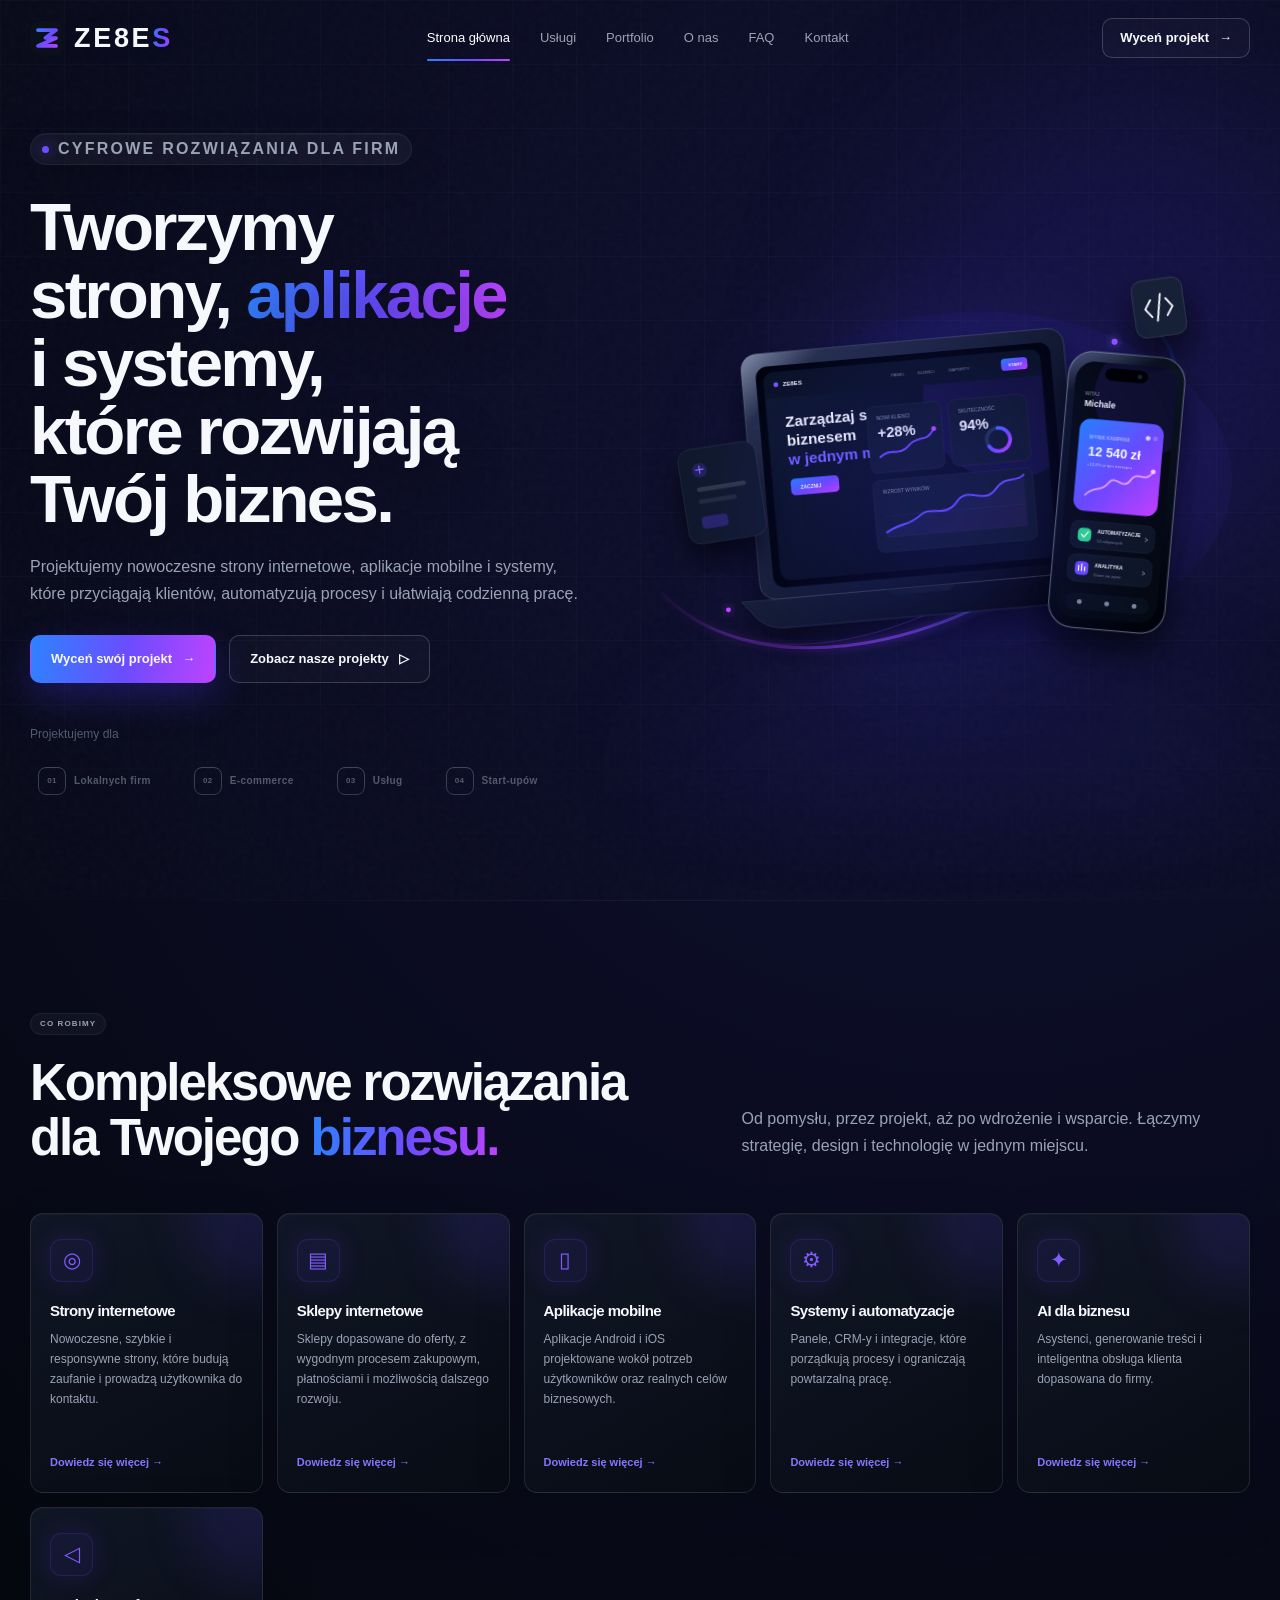
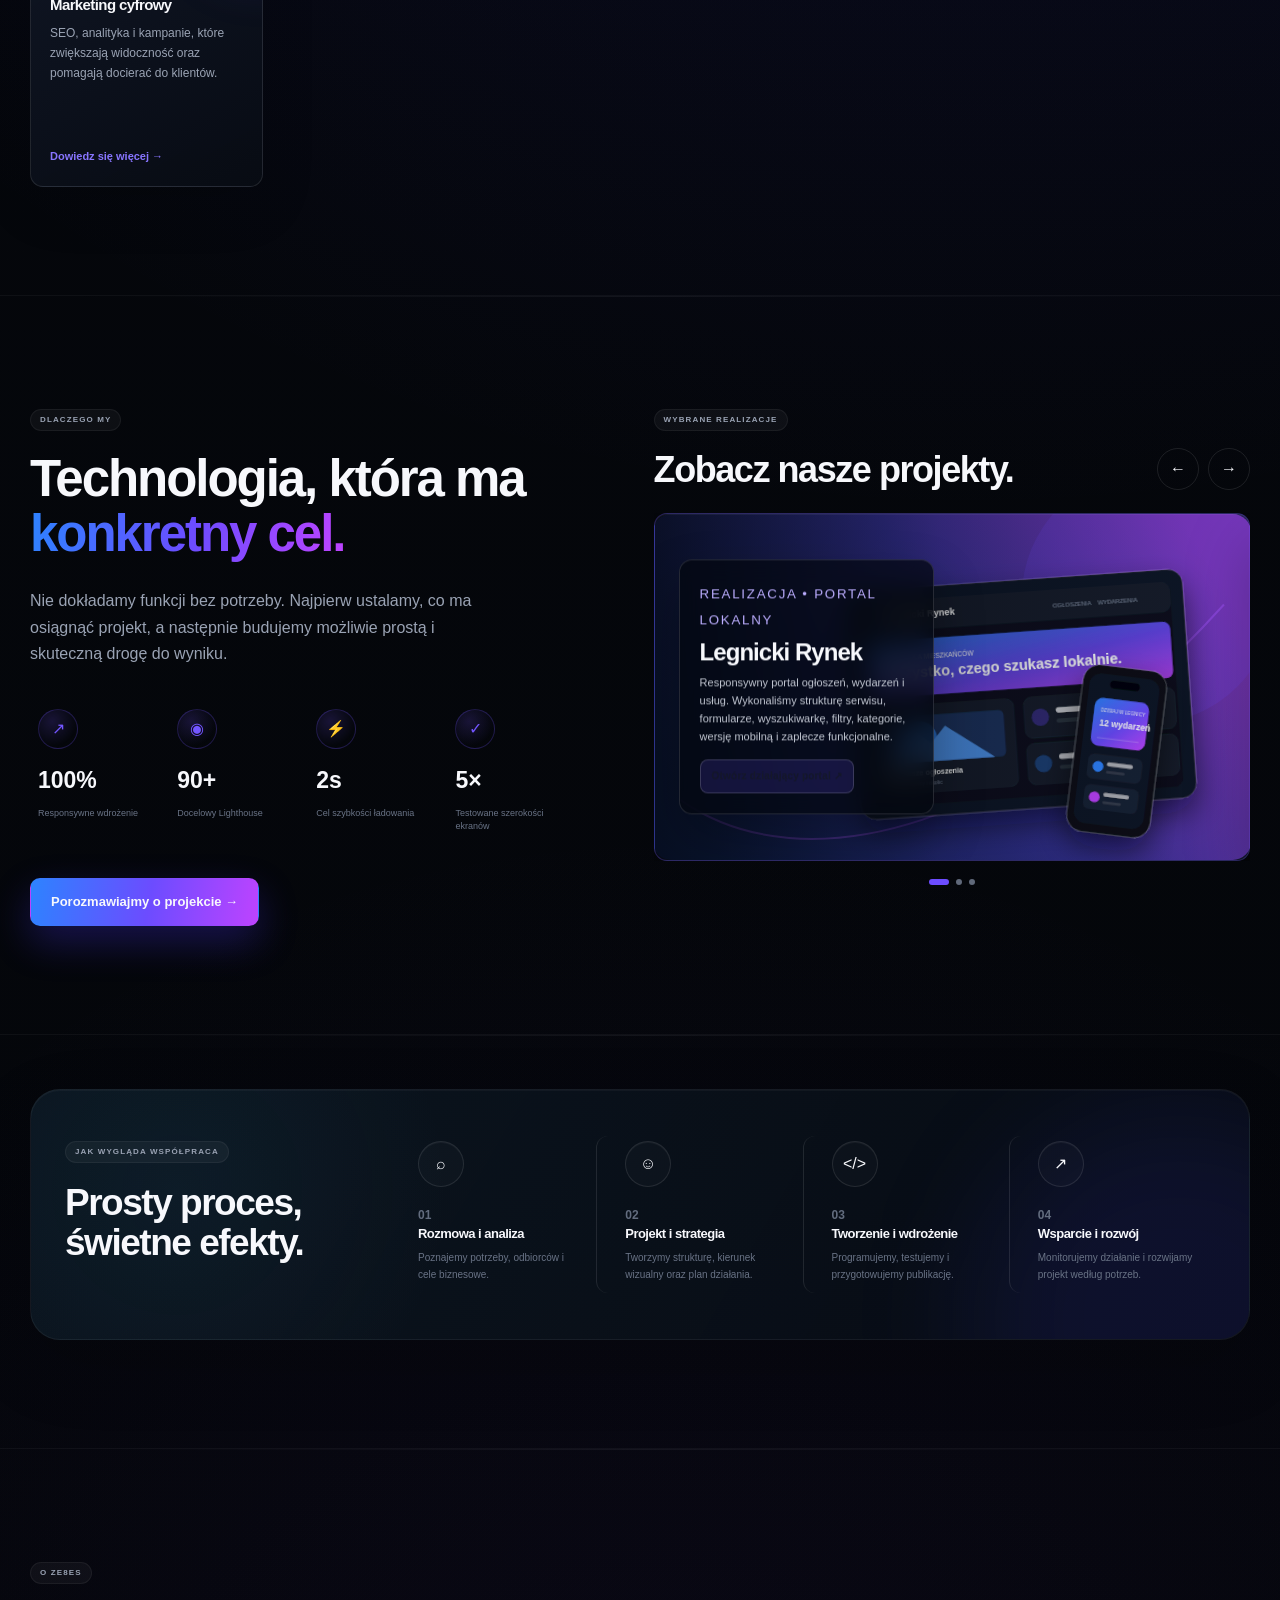
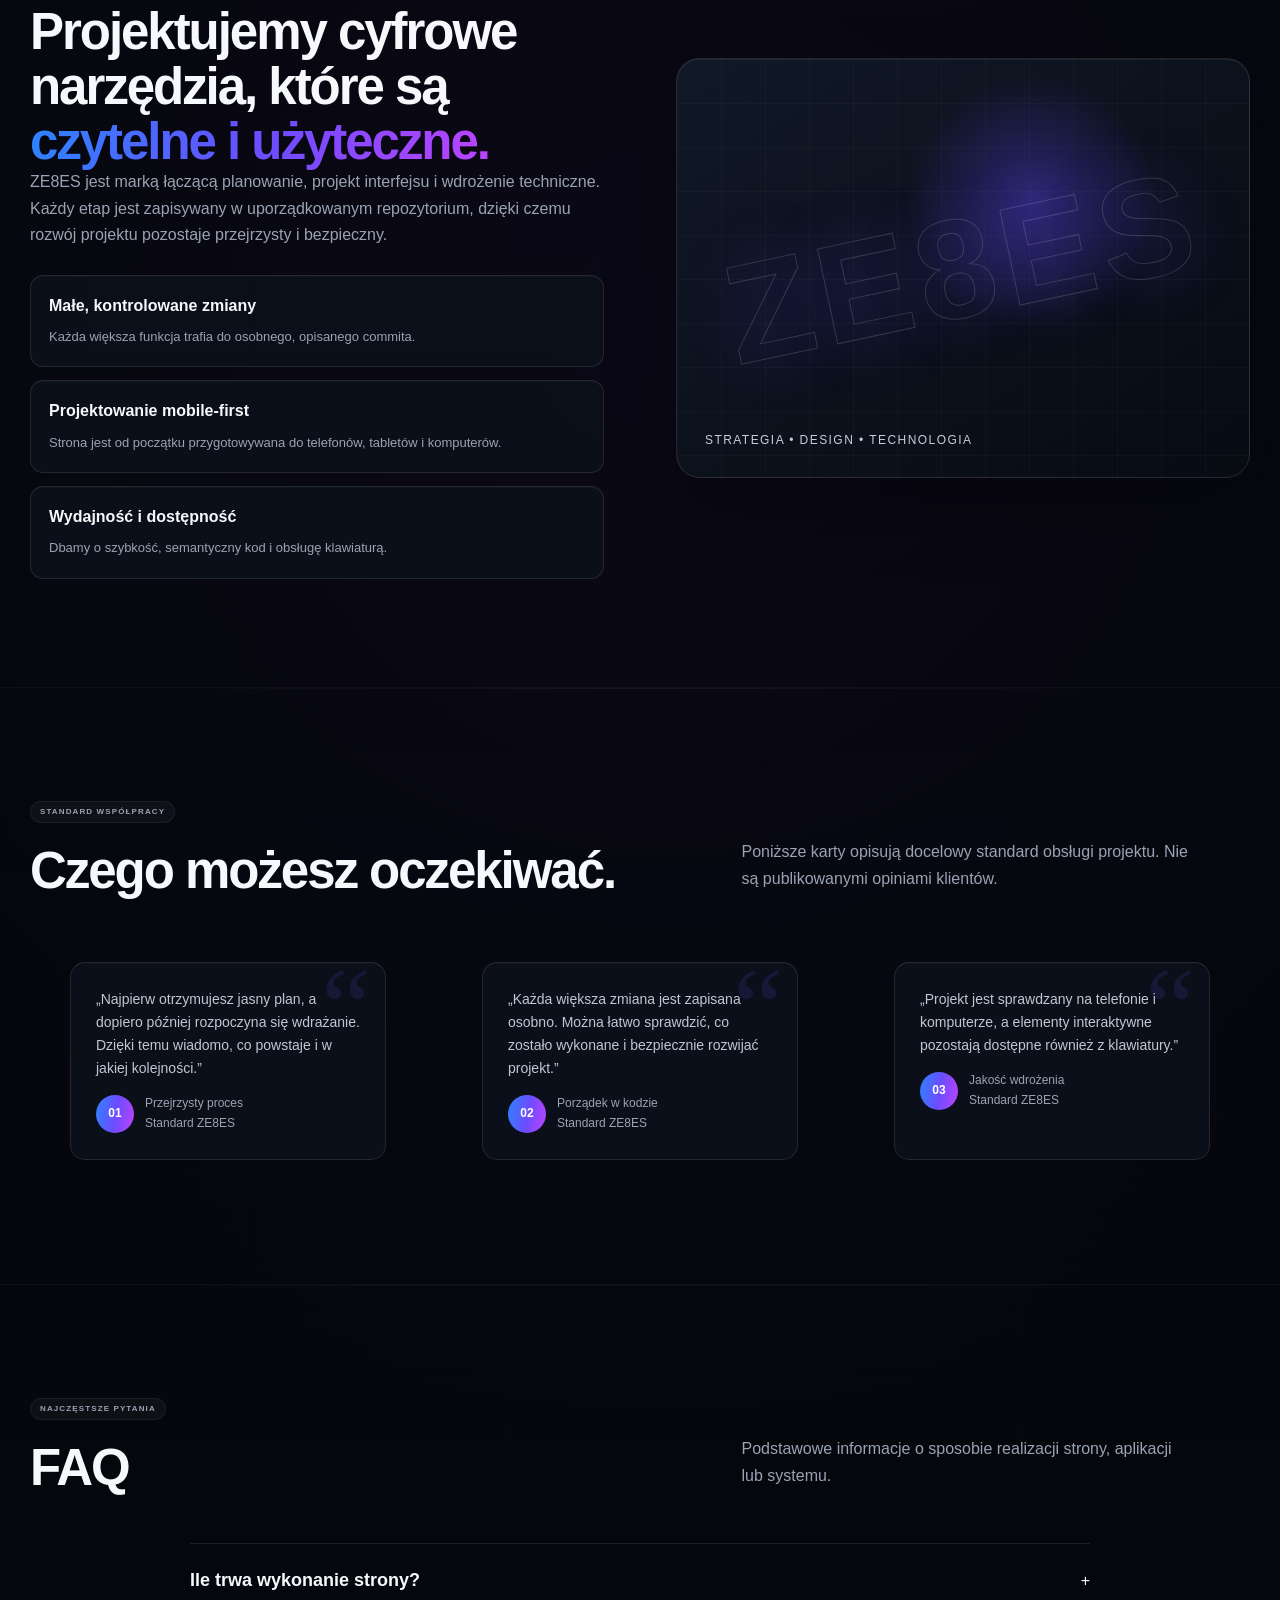
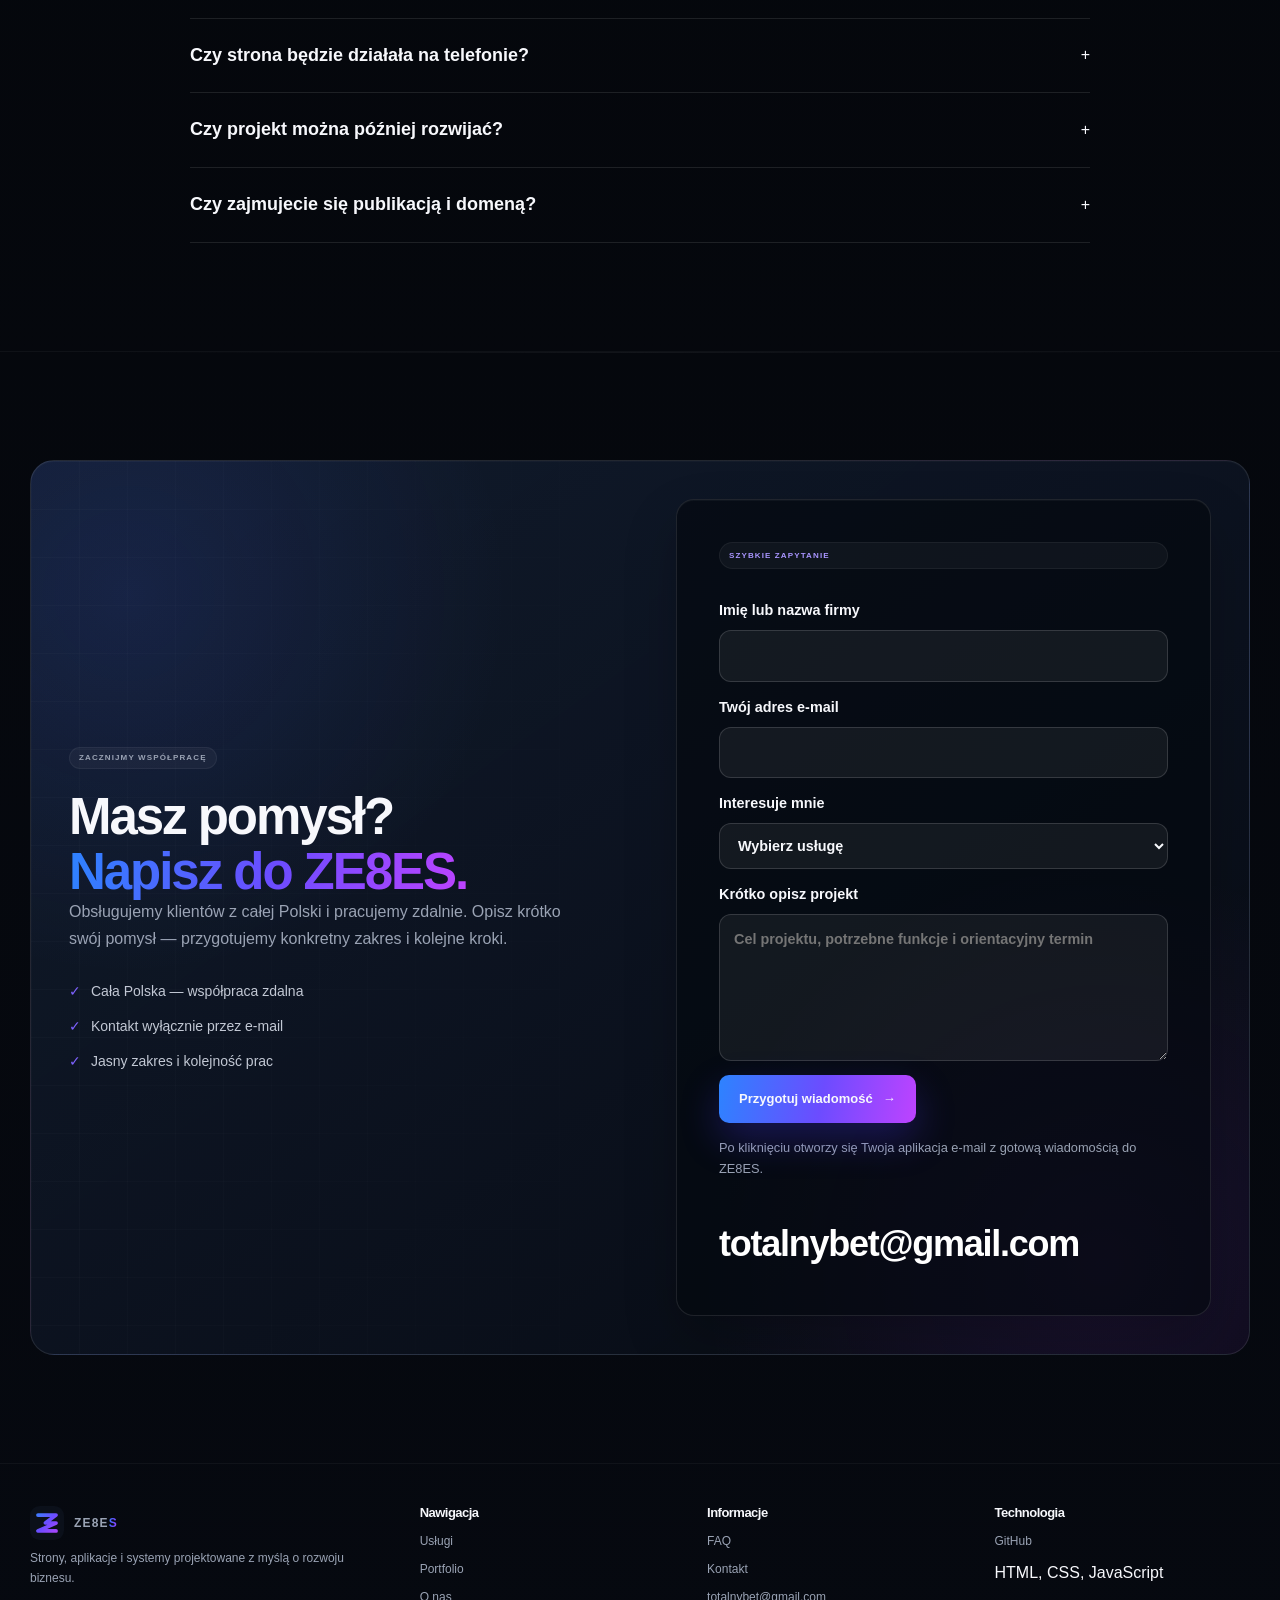
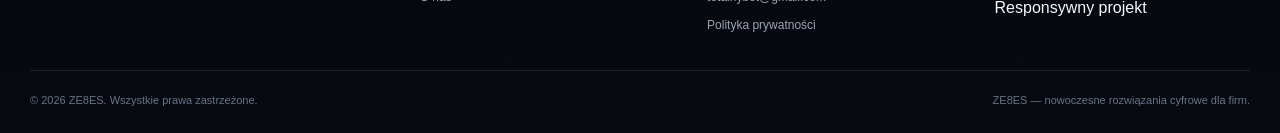
<file: index.html>
<!doctype html>
<html lang="pl">
<head>
  <meta charset="utf-8">
  <meta name="viewport" content="width=device-width, initial-scale=1">
  <meta name="theme-color" content="#05070c">
  <meta name="color-scheme" content="dark">
  <meta name="description" content="ZE8ES projektuje nowoczesne strony internetowe, aplikacje, systemy, automatyzacje i rozwiązania AI dla firm.">
  <meta name="robots" content="index,follow,max-image-preview:large,max-snippet:-1,max-video-preview:-1">
  <meta property="og:type" content="website">
  <meta property="og:locale" content="pl_PL">
  <meta property="og:title" content="ZE8ES — strony, aplikacje i systemy dla firm">
  <meta property="og:description" content="Cyfrowe rozwiązania, które pomagają rozwijać biznes.">
  <meta property="og:image" content="https://ze8es.run.place/assets/hero-visual.svg">
  <meta property="og:image:alt" content="Wizualizacja rozwiązań cyfrowych ZE8ES">
  <meta name="twitter:card" content="summary_large_image">
  <meta name="twitter:title" content="ZE8ES — strony, aplikacje i systemy dla firm">
  <meta name="twitter:description" content="Cyfrowe rozwiązania, które pomagają rozwijać biznes.">
  <meta name="twitter:image" content="https://ze8es.run.place/assets/hero-visual.svg">
  <link rel="canonical" href="https://ze8es.run.place/">
  <meta property="og:url" content="https://ze8es.run.place/">
  <title>ZE8ES — strony, aplikacje i systemy dla firm</title>
  <link rel="icon" href="assets/logo-mark.svg" type="image/svg+xml">
  <link rel="preload" href="assets/hero-visual.svg" as="image" type="image/svg+xml" fetchpriority="high">
  <link rel="stylesheet" href="assets/styles.css">
  <link rel="stylesheet" href="assets/visual-upgrades.css">
  <link rel="stylesheet" href="assets/responsive-fixes.css">
  <script type="application/ld+json">
  {
    "@context": "https://schema.org",
    "@graph": [
      {
        "@type": "ProfessionalService",
        "@id": "https://ze8es.run.place/#business",
        "name": "ZE8ES",
        "url": "https://ze8es.run.place/",
        "description": "ZE8ES projektuje strony internetowe, aplikacje, systemy, automatyzacje i rozwiązania AI dla firm.",
        "email": "mailto:totalnybet@gmail.com",
        "areaServed": "PL",
        "serviceType": [
          "Strony internetowe",
          "Aplikacje mobilne",
          "Systemy i automatyzacje",
          "AI dla biznesu",
          "Marketing cyfrowy"
        ]
      },
      {
        "@type": "WebSite",
        "@id": "https://ze8es.run.place/#website",
        "url": "https://ze8es.run.place/",
        "name": "ZE8ES",
        "inLanguage": "pl-PL",
        "publisher": {
          "@id": "https://ze8es.run.place/#business"
        }
      }
    ]
  }
  </script>
  <script src="assets/script.js" defer></script>
</head>
<body>
  <a class="skip-link" href="#main-content">Przejdź do treści</a>

  <header class="site-header" aria-label="Nagłówek strony">
    <div class="container header-inner">
      <a class="brand" href="#start" aria-label="ZE8ES — strona główna">
        <img src="assets/logo-mark.svg" alt="" width="34" height="34">
        ZE8E<span>S</span>
      </a>

      <nav class="main-nav" aria-label="Nawigacja główna">
        <a href="#start" data-nav-link aria-current="page">Strona główna</a>
        <a href="#uslugi" data-nav-link>Usługi</a>
        <a href="#portfolio" data-nav-link>Portfolio</a>
        <a href="#o-nas" data-nav-link>O nas</a>
        <a href="#faq" data-nav-link>FAQ</a>
        <a href="#kontakt" data-nav-link>Kontakt</a>
      </nav>

      <a class="btn btn-secondary" href="#kontakt">Wyceń projekt <span aria-hidden="true">→</span></a>

      <button class="menu-toggle" type="button" aria-label="Otwórz menu" aria-expanded="false" aria-controls="mobile-menu">
        <span></span><span></span><span></span>
      </button>
    </div>
  </header>

  <div class="mobile-panel" id="mobile-menu" hidden>
    <nav aria-label="Nawigacja mobilna">
      <a href="#start" data-nav-link>Strona główna</a>
      <a href="#uslugi" data-nav-link>Usługi</a>
      <a href="#portfolio" data-nav-link>Portfolio</a>
      <a href="#o-nas" data-nav-link>O nas</a>
      <a href="#faq" data-nav-link>FAQ</a>
      <a href="#kontakt" data-nav-link>Kontakt</a>
    </nav>
  </div>

  <main id="main-content">
    <section class="hero" id="start" aria-labelledby="hero-title">
      <div class="container hero-grid">
        <div class="hero-copy reveal">
          <p class="eyebrow">Cyfrowe rozwiązania dla firm</p>
          <h1 id="hero-title">Tworzymy strony, <span class="gradient-text">aplikacje</span> i systemy, które rozwijają Twój biznes.</h1>
          <p>Projektujemy nowoczesne strony internetowe, aplikacje mobilne i systemy, które przyciągają klientów, automatyzują procesy i ułatwiają codzienną pracę.</p>
          <div class="hero-actions">
            <a class="btn btn-primary" href="#kontakt">Wyceń swój projekt <span aria-hidden="true">→</span></a>
            <a class="btn btn-secondary" href="#portfolio">Zobacz nasze projekty <span aria-hidden="true">▷</span></a>
          </div>

          <div class="trust" aria-label="Obszary, dla których projektujemy">
            <p class="trust-label">Projektujemy dla</p>
            <div class="trust-list">
              <span><i>01</i>Lokalnych firm</span>
              <span><i>02</i>E-commerce</span>
              <span><i>03</i>Usług</span>
              <span><i>04</i>Start-upów</span>
            </div>
          </div>
        </div>

        <div class="hero-visual reveal" aria-label="Wizualizacja panelu biznesowego na laptopie i telefonie">
          <div class="orbit" aria-hidden="true"></div>
          <div class="orbit orbit-small" aria-hidden="true"></div>
          <div class="code-badge" aria-hidden="true">&lt;/&gt;</div>
          <div class="laptop" aria-hidden="true">
            <div class="laptop-screen">
              <div class="dashboard-top">
                <strong>ZE8ES</strong><span>Panel</span><span>Klienci</span><span>Raporty</span><b>Start</b>
              </div>
              <div class="dashboard-body">
                <p>Zarządzaj swoim biznesem<br><em>w jednym miejscu</em></p>
                <div class="dashboard-grid">
                  <div class="dashboard-tile"><small>Nowi klienci</small><strong>+28%</strong></div>
                  <div class="dashboard-tile mini-bars"><i></i><i></i><i></i><i></i></div>
                  <div class="dashboard-tile"><small>Automatyzacje</small><strong>12 aktywnych</strong></div>
                  <div class="dashboard-tile"><small>Skuteczność</small><strong>94%</strong></div>
                </div>
              </div>
            </div>
            <div class="laptop-base"></div>
          </div>
          <div class="phone" aria-hidden="true">
            <div class="phone-notch"></div>
            <p class="phone-welcome">Witaj, Michale</p>
            <div class="balance-card">
              <small>Wynik kampanii</small>
              <strong>12 540 zł</strong>
              <i class="chart-line"></i>
            </div>
            <div class="phone-row"><i></i><span></span><b>›</b></div>
            <div class="phone-row"><i></i><span></span><b>›</b></div>
            <div class="phone-row"><i></i><span></span><b>›</b></div>
          </div>
          <div class="floating-panel" aria-hidden="true"><i></i><i></i><i></i></div>
        </div>
      </div>
    </section>

    <section class="section" id="uslugi" aria-labelledby="services-title">
      <div class="container">
        <div class="section-heading reveal">
          <div>
            <p class="kicker">Co robimy</p>
            <h2 id="services-title">Kompleksowe rozwiązania<br>dla Twojego <span class="gradient-text">biznesu.</span></h2>
          </div>
          <p>Od pomysłu, przez projekt, aż po wdrożenie i wsparcie. Łączymy strategię, design i technologię w jednym miejscu.</p>
        </div>

        <div class="services-grid">
          <article class="service-card reveal"><div class="service-icon" aria-hidden="true">◎</div><h3>Strony internetowe</h3><p>Nowoczesne, szybkie i responsywne strony, które budują zaufanie i prowadzą użytkownika do kontaktu.</p><a href="#kontakt">Dowiedz się więcej →</a></article>
          <article class="service-card reveal"><div class="service-icon" aria-hidden="true">▤</div><h3>Sklepy internetowe</h3><p>Sklepy dopasowane do oferty, z wygodnym procesem zakupowym, płatnościami i możliwością dalszego rozwoju.</p><a href="#kontakt">Dowiedz się więcej →</a></article>
          <article class="service-card reveal"><div class="service-icon" aria-hidden="true">▯</div><h3>Aplikacje mobilne</h3><p>Aplikacje Android i iOS projektowane wokół potrzeb użytkowników oraz realnych celów biznesowych.</p><a href="#kontakt">Dowiedz się więcej →</a></article>
          <article class="service-card reveal"><div class="service-icon" aria-hidden="true">⚙</div><h3>Systemy i automatyzacje</h3><p>Panele, CRM-y i integracje, które porządkują procesy i ograniczają powtarzalną pracę.</p><a href="#kontakt">Dowiedz się więcej →</a></article>
          <article class="service-card reveal"><div class="service-icon" aria-hidden="true">✦</div><h3>AI dla biznesu</h3><p>Asystenci, generowanie treści i inteligentna obsługa klienta dopasowana do firmy.</p><a href="#kontakt">Dowiedz się więcej →</a></article>
          <article class="service-card reveal"><div class="service-icon" aria-hidden="true">◁</div><h3>Marketing cyfrowy</h3><p>SEO, analityka i kampanie, które zwiększają widoczność oraz pomagają docierać do klientów.</p><a href="#kontakt">Dowiedz się więcej →</a></article>
        </div>
      </div>
    </section>

    <section class="section" id="portfolio" aria-labelledby="results-title">
      <div class="container results-grid">
        <div class="results-copy reveal">
          <p class="kicker">Dlaczego my</p>
          <h2 id="results-title">Technologia, która ma <span class="gradient-text">konkretny cel.</span></h2>
          <p>Nie dokładamy funkcji bez potrzeby. Najpierw ustalamy, co ma osiągnąć projekt, a następnie budujemy możliwie prostą i skuteczną drogę do wyniku.</p>
          <div class="metrics" aria-label="Standardy realizacji">
            <div class="metric"><i aria-hidden="true">↗</i><strong><span data-counter="100" data-suffix="%">0%</span></strong><small>Responsywne wdrożenie</small></div>
            <div class="metric"><i aria-hidden="true">◉</i><strong><span data-counter="90" data-suffix="+">0+</span></strong><small>Docelowy Lighthouse</small></div>
            <div class="metric"><i aria-hidden="true">⚡</i><strong><span data-counter="2" data-suffix="s">0s</span></strong><small>Cel szybkości ładowania</small></div>
            <div class="metric"><i aria-hidden="true">✓</i><strong><span data-counter="5" data-suffix="×">0×</span></strong><small>Testowane szerokości ekranów</small></div>
          </div>
          <a class="btn btn-primary" href="#kontakt">Porozmawiajmy o projekcie →</a>
        </div>

        <div class="portfolio reveal">
          <div class="portfolio-heading"><div><p class="kicker">Wybrane realizacje</p><h2>Zobacz nasze projekty.</h2></div><div class="carousel-controls"><button type="button" data-carousel="prev" aria-label="Poprzedni projekt">←</button><button type="button" data-carousel="next" aria-label="Następny projekt">→</button></div></div>
          <div class="carousel" tabindex="0" aria-roledescription="karuzela" aria-label="Realizacje i koncepcje ZE8ES — użyj strzałek lewo i prawo">
            <div class="carousel-track">
              <article class="project-card project-card-real" tabindex="-1" aria-label="Legnicki Rynek — zrealizowany portal lokalny"><div class="project-copy"><small>Realizacja • portal lokalny</small><h3>Legnicki Rynek</h3><p>Responsywny portal ogłoszeń, wydarzeń i usług. Wykonaliśmy strukturę serwisu, formularze, wyszukiwarkę, filtry, kategorie, wersję mobilną i zaplecze funkcjonalne.</p><div class="project-links"><a href="https://legnicki-rynek.totalnybet.chatgpt.site/" target="_blank" rel="noopener noreferrer">Otwórz działający portal ↗</a></div></div></article>
              <article class="project-card project-card-real" tabindex="-1" aria-label="Giełda Staroci — zrealizowany serwis o antykach"><div class="project-copy"><small>Realizacja • serwis tematyczny</small><h3>Giełda Staroci</h3><p>Serwis treściowy poświęcony antykom, kolekcjonerstwu, historii przedmiotów i renowacji.</p><div class="project-links"><a href="https://www.gielda-staroci.com/" target="_blank" rel="noopener noreferrer">Otwórz stronę ↗</a><a class="project-link-secondary" href="https://github.com/totalnybet-create/GIELDA-STAROCI" target="_blank" rel="noopener noreferrer">Repozytorium</a></div></div></article>
              <article class="project-card project-card-concept" tabindex="-1" aria-label="North Store — demonstracyjna koncepcja sklepu internetowego"><div class="project-copy"><small>Koncepcja • e-commerce</small><h3>North Store</h3><p>Demonstracyjna koncepcja szybkiego sklepu internetowego z prostym procesem zakupowym.</p><div class="project-links"><a href="#kontakt">Zobacz zakres</a></div></div></article>
            </div>
          </div>
          <div class="carousel-dots" aria-label="Wybierz projekt"><button type="button" data-slide="0" aria-label="Projekt 1" aria-current="true"></button><button type="button" data-slide="1" aria-label="Projekt 2" aria-current="false"></button><button type="button" data-slide="2" aria-label="Projekt 3" aria-current="false"></button></div>
        </div>
      </div>
    </section>

    <section class="section section-tight" aria-labelledby="process-title">
      <div class="container process-box reveal">
        <div><p class="kicker">Jak wygląda współpraca</p><h2 id="process-title">Prosty proces,<br>świetne efekty.</h2></div>
        <ol class="process-steps"><li><i aria-hidden="true">⌕</i><b>01</b><h3>Rozmowa i analiza</h3><p>Poznajemy potrzeby, odbiorców i cele biznesowe.</p></li><li><i aria-hidden="true">☺</i><b>02</b><h3>Projekt i strategia</h3><p>Tworzymy strukturę, kierunek wizualny oraz plan działania.</p></li><li><i aria-hidden="true">&lt;/&gt;</i><b>03</b><h3>Tworzenie i wdrożenie</h3><p>Programujemy, testujemy i przygotowujemy publikację.</p></li><li><i aria-hidden="true">↗</i><b>04</b><h3>Wsparcie i rozwój</h3><p>Monitorujemy działanie i rozwijamy projekt według potrzeb.</p></li></ol>
      </div>
    </section>

    <section class="section" id="o-nas" aria-labelledby="about-title">
      <div class="container about-grid">
        <div class="about-copy reveal"><p class="kicker">O ZE8ES</p><h2 id="about-title">Projektujemy cyfrowe narzędzia, które są <span class="gradient-text">czytelne i użyteczne.</span></h2><p>ZE8ES jest marką łączącą planowanie, projekt interfejsu i wdrożenie techniczne. Każdy etap jest zapisywany w uporządkowanym repozytorium, dzięki czemu rozwój projektu pozostaje przejrzysty i bezpieczny.</p><div class="about-points"><div><strong>Małe, kontrolowane zmiany</strong><span>Każda większa funkcja trafia do osobnego, opisanego commita.</span></div><div><strong>Projektowanie mobile-first</strong><span>Strona jest od początku przygotowywana do telefonów, tabletów i komputerów.</span></div><div><strong>Wydajność i dostępność</strong><span>Dbamy o szybkość, semantyczny kod i obsługę klawiaturą.</span></div></div></div>
        <div class="about-visual reveal" role="img" aria-label="Dekoracyjna grafika marki ZE8ES"></div>
      </div>
    </section>

    <section class="section" aria-labelledby="standard-title">
      <div class="container"><div class="section-heading reveal"><div><p class="kicker">Standard współpracy</p><h2 id="standard-title">Czego możesz oczekiwać.</h2></div><p>Poniższe karty opisują docelowy standard obsługi projektu. Nie są publikowanymi opiniami klientów.</p></div><div class="testimonials-grid"><blockquote class="testimonial reveal"><p>„Najpierw otrzymujesz jasny plan, a dopiero później rozpoczyna się wdrażanie. Dzięki temu wiadomo, co powstaje i w jakiej kolejności.”</p><footer><i>01</i><span>Przejrzysty proces<br>Standard ZE8ES</span></footer></blockquote><blockquote class="testimonial reveal"><p>„Każda większa zmiana jest zapisana osobno. Można łatwo sprawdzić, co zostało wykonane i bezpiecznie rozwijać projekt.”</p><footer><i>02</i><span>Porządek w kodzie<br>Standard ZE8ES</span></footer></blockquote><blockquote class="testimonial reveal"><p>„Projekt jest sprawdzany na telefonie i komputerze, a elementy interaktywne pozostają dostępne również z klawiatury.”</p><footer><i>03</i><span>Jakość wdrożenia<br>Standard ZE8ES</span></footer></blockquote></div></div>
    </section>

    <section class="section" id="faq" aria-labelledby="faq-title">
      <div class="container"><div class="section-heading reveal"><div><p class="kicker">Najczęstsze pytania</p><h2 id="faq-title">FAQ</h2></div><p>Podstawowe informacje o sposobie realizacji strony, aplikacji lub systemu.</p></div><div class="faq-list reveal"><div class="faq-item"><button class="faq-question" type="button" aria-expanded="false" aria-controls="faq-1"><span>Ile trwa wykonanie strony?</span><i aria-hidden="true">+</i></button><div class="faq-answer" id="faq-1" hidden>Czas zależy od liczby podstron, funkcji i gotowości materiałów. Prosty serwis może powstać w kilka tygodni, a rozbudowany portal wymaga etapowego harmonogramu.</div></div><div class="faq-item"><button class="faq-question" type="button" aria-expanded="false" aria-controls="faq-2"><span>Czy strona będzie działała na telefonie?</span><i aria-hidden="true">+</i></button><div class="faq-answer" id="faq-2" hidden>Tak. Układ jest projektowany responsywnie i testowany na kilku grupach szerokości: telefonach, tabletach, laptopach i dużych monitorach.</div></div><div class="faq-item"><button class="faq-question" type="button" aria-expanded="false" aria-controls="faq-3"><span>Czy projekt można później rozwijać?</span><i aria-hidden="true">+</i></button><div class="faq-answer" id="faq-3" hidden>Tak. Kod i dokumentacja są przechowywane w repozytorium GitHub, dlatego nowe sekcje, integracje i funkcje można wdrażać etapami.</div></div><div class="faq-item"><button class="faq-question" type="button" aria-expanded="false" aria-controls="faq-4"><span>Czy zajmujecie się publikacją i domeną?</span><i aria-hidden="true">+</i></button><div class="faq-answer" id="faq-4" hidden>W końcowym etapie konfigurujemy hosting, HTTPS, domenę, podstawy SEO, analitykę oraz narzędzia potrzebne do indeksowania strony.</div></div></div></div>
    </section>

    <section class="section" id="kontakt" aria-labelledby="contact-title">
      <div class="container contact-card">
        <div class="contact-grid">
          <div class="contact-copy reveal">
            <p class="kicker">Zacznijmy współpracę</p>
            <h2 id="contact-title">Masz pomysł?<br><span class="gradient-text">Napisz do ZE8ES.</span></h2>
            <p>Obsługujemy klientów z całej Polski i pracujemy zdalnie. Opisz krótko swój pomysł — przygotujemy konkretny zakres i kolejne kroki.</p>
            <div class="contact-list">
              <span data-business-detail><i aria-hidden="true">✓</i> Cała Polska — współpraca zdalna</span>
              <span data-business-detail><i aria-hidden="true">✓</i> Kontakt wyłącznie przez e-mail</span>
              <span><i aria-hidden="true">✓</i> Jasny zakres i kolejność prac</span>
            </div>
          </div>

          <aside class="contact-direct reveal" aria-label="Szybkie zapytanie o projekt">
            <p class="kicker">Szybkie zapytanie</p>
            <form class="contact-form" id="contact-form" aria-describedby="form-note">
              <label>Imię lub nazwa firmy<input type="text" name="name" autocomplete="name" required></label>
              <label>Twój adres e-mail<input type="email" name="email" autocomplete="email" required></label>
              <label>Interesuje mnie<select name="service" required><option value="">Wybierz usługę</option><option>Strona internetowa</option><option>Sklep internetowy</option><option>Aplikacja</option><option>System lub automatyzacja</option><option>AI dla biznesu</option><option>SEO i marketing</option><option>Inny projekt</option></select></label>
              <label>Krótko opisz projekt<textarea name="message" rows="5" required placeholder="Cel projektu, potrzebne funkcje i orientacyjny termin"></textarea></label>
              <button class="btn btn-primary" type="submit">Przygotuj wiadomość <span aria-hidden="true">→</span></button>
              <p class="form-note" id="form-note" role="status">Po kliknięciu otworzy się Twoja aplikacja e-mail z gotową wiadomością do ZE8ES.</p>
            </form>
            <a class="contact-email contact-email-small" href="mailto:totalnybet@gmail.com">totalnybet@gmail.com</a>
          </aside>
        </div>
      </div>
    </section>
  </main>

  <footer class="site-footer"><div class="container"><div class="footer-grid"><div><a class="brand" href="#start" aria-label="ZE8ES — wróć na początek"><img src="assets/logo-mark.svg" alt="" width="34" height="34">ZE8E<span>S</span></a><p>Strony, aplikacje i systemy projektowane z myślą o rozwoju biznesu.</p></div><div><h3>Nawigacja</h3><div class="footer-links"><a href="#uslugi">Usługi</a><a href="#portfolio">Portfolio</a><a href="#o-nas">O nas</a></div></div><div><h3>Informacje</h3><div class="footer-links"><a href="#faq">FAQ</a><a href="#kontakt">Kontakt</a><a href="mailto:totalnybet@gmail.com">totalnybet@gmail.com</a><a href="privacy.html">Polityka prywatności</a></div></div><div><h3>Technologia</h3><div class="footer-links"><a href="https://github.com/totalnybet-create/ZE8EZ">GitHub</a><span>HTML, CSS, JavaScript</span><span>Responsywny projekt</span></div></div></div><div class="footer-bottom"><span>© <span data-year></span> ZE8ES. Wszystkie prawa zastrzeżone.</span><span>ZE8ES — nowoczesne rozwiązania cyfrowe dla firm.</span></div></div></footer>
</body>
</html>
</file>
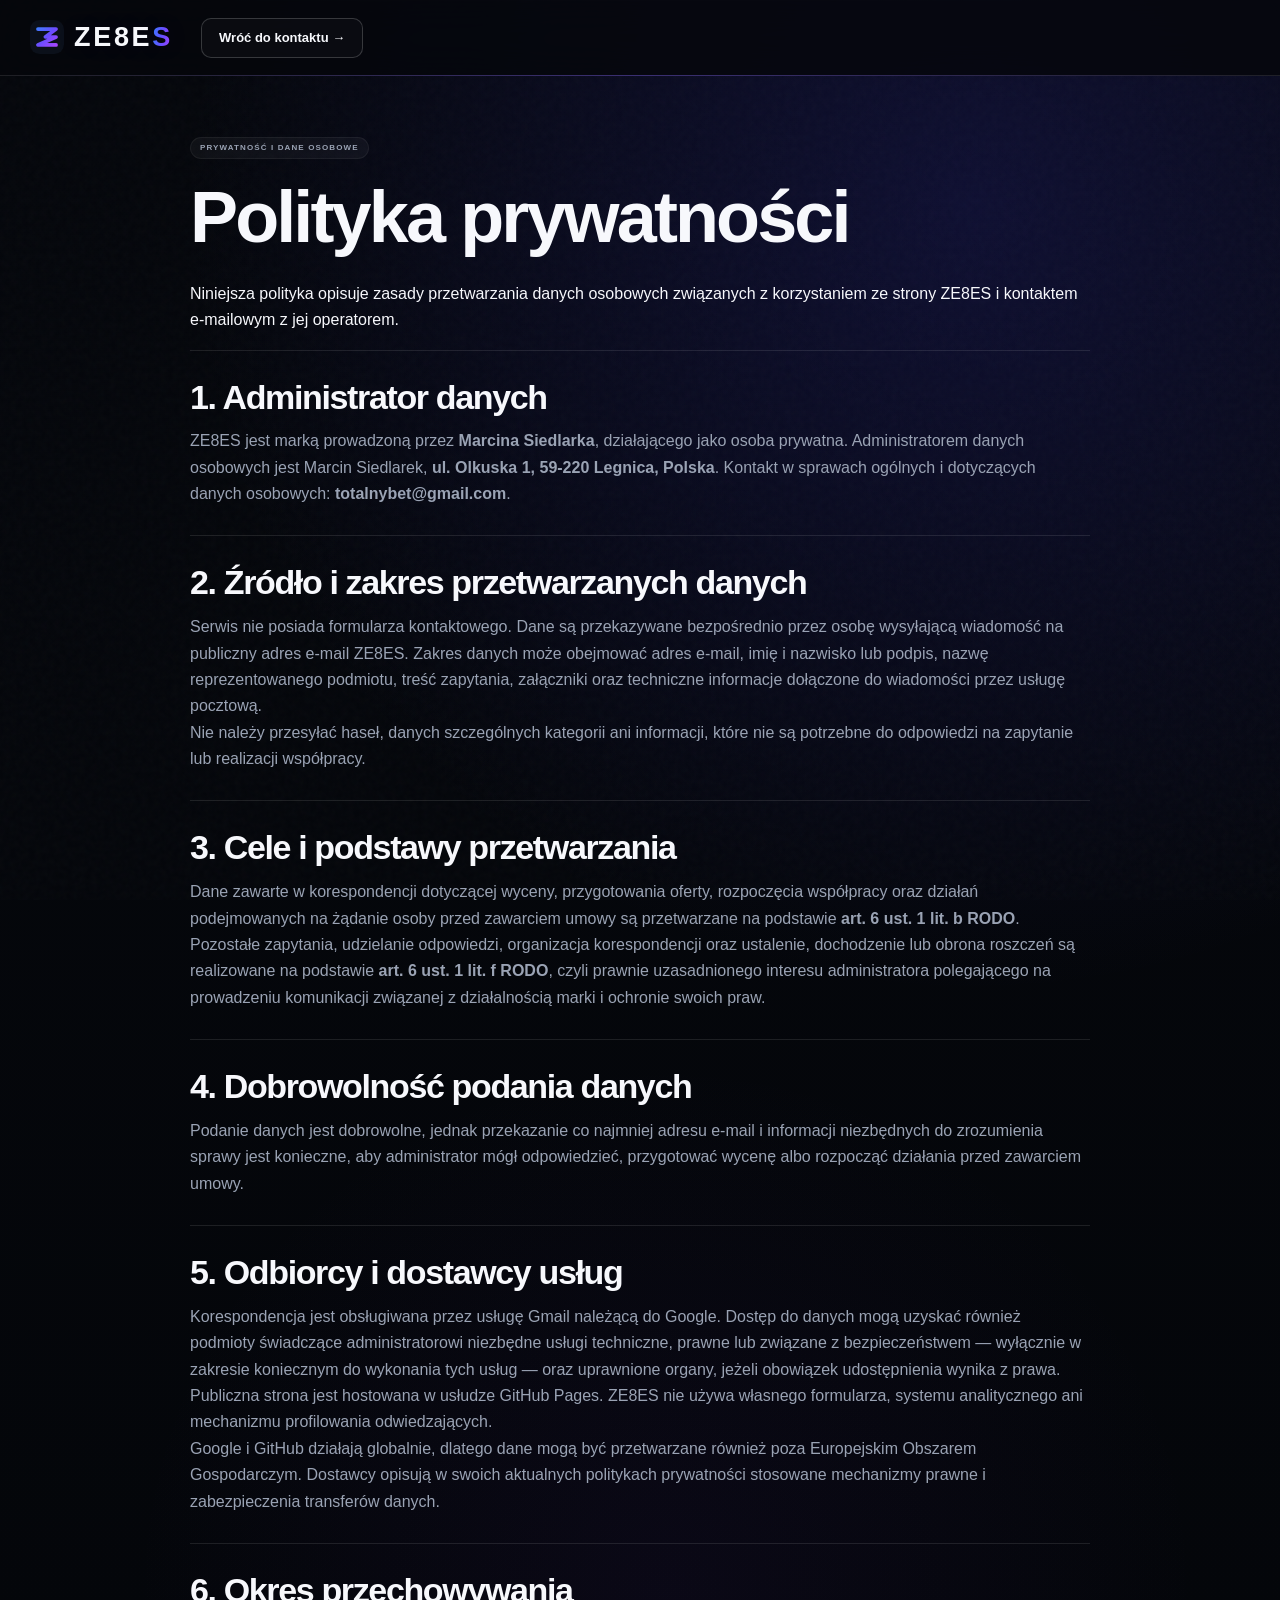
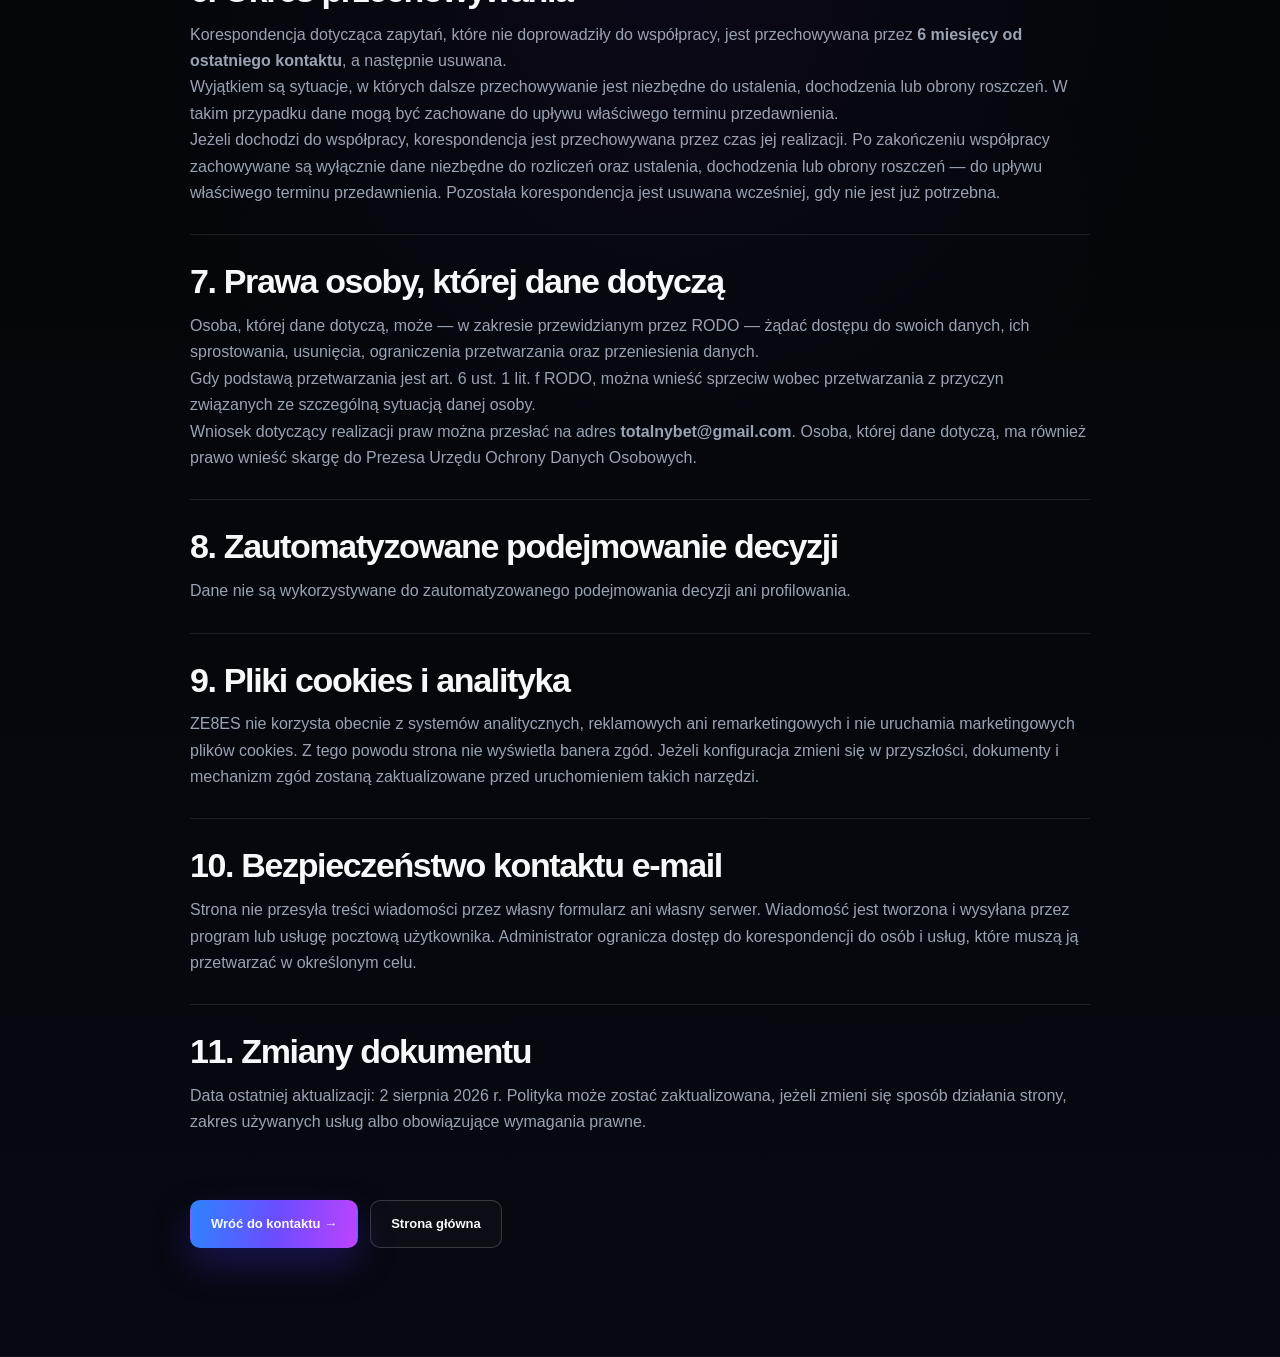
<file: privacy.html>
<!doctype html>
<html lang="pl">
<head>
  <meta charset="utf-8">
  <meta name="viewport" content="width=device-width, initial-scale=1">
  <meta name="theme-color" content="#05070c">
  <meta name="color-scheme" content="dark">
  <meta name="robots" content="noindex,nofollow">
  <meta name="description" content="Polityka prywatności strony ZE8ES.">
  <title>Polityka prywatności — ZE8ES</title>
  <link rel="icon" href="assets/logo-mark.svg" type="image/svg+xml">
  <link rel="stylesheet" href="assets/styles.css">
  <link rel="stylesheet" href="assets/visual-upgrades.css">
  <link rel="stylesheet" href="assets/responsive-fixes.css">
</head>
<body>
  <a class="skip-link" href="#main-content">Przejdź do treści</a>

  <header class="site-header is-scrolled" aria-label="Nagłówek strony">
    <div class="container header-inner">
      <a class="brand" href="index.html" aria-label="ZE8ES — strona główna">
        <img src="assets/logo-mark.svg" alt="" width="34" height="34">
        ZE8E<span>S</span>
      </a>
      <a class="btn btn-secondary" href="index.html#kontakt">Wróć do kontaktu →</a>
    </div>
  </header>

  <main id="main-content" class="section legal-page">
    <div class="container legal-content">
      <p class="kicker">Prywatność i dane osobowe</p>
      <h1>Polityka prywatności</h1>
      <p>Niniejsza polityka opisuje zasady przetwarzania danych osobowych związanych z korzystaniem ze strony ZE8ES i kontaktem e-mailowym z jej operatorem.</p>

      <section aria-labelledby="administrator">
        <h2 id="administrator">1. Administrator danych</h2>
        <p>ZE8ES jest marką prowadzoną przez <strong>Marcina Siedlarka</strong>, działającego jako osoba prywatna. Administratorem danych osobowych jest Marcin Siedlarek, <strong>ul. Olkuska 1, 59-220 Legnica, Polska</strong>. Kontakt w sprawach ogólnych i dotyczących danych osobowych: <strong><a href="mailto:totalnybet@gmail.com">totalnybet@gmail.com</a></strong>.</p>
      </section>

      <section aria-labelledby="scope">
        <h2 id="scope">2. Źródło i zakres przetwarzanych danych</h2>
        <p>Serwis nie posiada formularza kontaktowego. Dane są przekazywane bezpośrednio przez osobę wysyłającą wiadomość na publiczny adres e-mail ZE8ES. Zakres danych może obejmować adres e-mail, imię i nazwisko lub podpis, nazwę reprezentowanego podmiotu, treść zapytania, załączniki oraz techniczne informacje dołączone do wiadomości przez usługę pocztową.</p>
        <p>Nie należy przesyłać haseł, danych szczególnych kategorii ani informacji, które nie są potrzebne do odpowiedzi na zapytanie lub realizacji współpracy.</p>
      </section>

      <section aria-labelledby="purposes">
        <h2 id="purposes">3. Cele i podstawy przetwarzania</h2>
        <p>Dane zawarte w korespondencji dotyczącej wyceny, przygotowania oferty, rozpoczęcia współpracy oraz działań podejmowanych na żądanie osoby przed zawarciem umowy są przetwarzane na podstawie <strong>art. 6 ust. 1 lit. b RODO</strong>.</p>
        <p>Pozostałe zapytania, udzielanie odpowiedzi, organizacja korespondencji oraz ustalenie, dochodzenie lub obrona roszczeń są realizowane na podstawie <strong>art. 6 ust. 1 lit. f RODO</strong>, czyli prawnie uzasadnionego interesu administratora polegającego na prowadzeniu komunikacji związanej z działalnością marki i ochronie swoich praw.</p>
      </section>

      <section aria-labelledby="voluntary">
        <h2 id="voluntary">4. Dobrowolność podania danych</h2>
        <p>Podanie danych jest dobrowolne, jednak przekazanie co najmniej adresu e-mail i informacji niezbędnych do zrozumienia sprawy jest konieczne, aby administrator mógł odpowiedzieć, przygotować wycenę albo rozpocząć działania przed zawarciem umowy.</p>
      </section>

      <section aria-labelledby="recipients">
        <h2 id="recipients">5. Odbiorcy i dostawcy usług</h2>
        <p>Korespondencja jest obsługiwana przez usługę Gmail należącą do Google. Dostęp do danych mogą uzyskać również podmioty świadczące administratorowi niezbędne usługi techniczne, prawne lub związane z bezpieczeństwem — wyłącznie w zakresie koniecznym do wykonania tych usług — oraz uprawnione organy, jeżeli obowiązek udostępnienia wynika z prawa.</p>
        <p>Publiczna strona jest hostowana w usłudze GitHub Pages. ZE8ES nie używa własnego formularza, systemu analitycznego ani mechanizmu profilowania odwiedzających.</p>
        <p>Google i GitHub działają globalnie, dlatego dane mogą być przetwarzane również poza Europejskim Obszarem Gospodarczym. Dostawcy opisują w swoich aktualnych politykach prywatności stosowane mechanizmy prawne i zabezpieczenia transferów danych.</p>
      </section>

      <section aria-labelledby="retention">
        <h2 id="retention">6. Okres przechowywania</h2>
        <p>Korespondencja dotycząca zapytań, które nie doprowadziły do współpracy, jest przechowywana przez <strong>6 miesięcy od ostatniego kontaktu</strong>, a następnie usuwana.</p>
        <p>Wyjątkiem są sytuacje, w których dalsze przechowywanie jest niezbędne do ustalenia, dochodzenia lub obrony roszczeń. W takim przypadku dane mogą być zachowane do upływu właściwego terminu przedawnienia.</p>
        <p>Jeżeli dochodzi do współpracy, korespondencja jest przechowywana przez czas jej realizacji. Po zakończeniu współpracy zachowywane są wyłącznie dane niezbędne do rozliczeń oraz ustalenia, dochodzenia lub obrony roszczeń — do upływu właściwego terminu przedawnienia. Pozostała korespondencja jest usuwana wcześniej, gdy nie jest już potrzebna.</p>
      </section>

      <section aria-labelledby="rights">
        <h2 id="rights">7. Prawa osoby, której dane dotyczą</h2>
        <p>Osoba, której dane dotyczą, może — w zakresie przewidzianym przez RODO — żądać dostępu do swoich danych, ich sprostowania, usunięcia, ograniczenia przetwarzania oraz przeniesienia danych.</p>
        <p>Gdy podstawą przetwarzania jest art. 6 ust. 1 lit. f RODO, można wnieść sprzeciw wobec przetwarzania z przyczyn związanych ze szczególną sytuacją danej osoby.</p>
        <p>Wniosek dotyczący realizacji praw można przesłać na adres <strong><a href="mailto:totalnybet@gmail.com">totalnybet@gmail.com</a></strong>. Osoba, której dane dotyczą, ma również prawo wnieść skargę do Prezesa Urzędu Ochrony Danych Osobowych.</p>
      </section>

      <section aria-labelledby="automation">
        <h2 id="automation">8. Zautomatyzowane podejmowanie decyzji</h2>
        <p>Dane nie są wykorzystywane do zautomatyzowanego podejmowania decyzji ani profilowania.</p>
      </section>

      <section aria-labelledby="cookies">
        <h2 id="cookies">9. Pliki cookies i analityka</h2>
        <p>ZE8ES nie korzysta obecnie z systemów analitycznych, reklamowych ani remarketingowych i nie uruchamia marketingowych plików cookies. Z tego powodu strona nie wyświetla banera zgód. Jeżeli konfiguracja zmieni się w przyszłości, dokumenty i mechanizm zgód zostaną zaktualizowane przed uruchomieniem takich narzędzi.</p>
      </section>

      <section aria-labelledby="security">
        <h2 id="security">10. Bezpieczeństwo kontaktu e-mail</h2>
        <p>Strona nie przesyła treści wiadomości przez własny formularz ani własny serwer. Wiadomość jest tworzona i wysyłana przez program lub usługę pocztową użytkownika. Administrator ogranicza dostęp do korespondencji do osób i usług, które muszą ją przetwarzać w określonym celu.</p>
      </section>

      <section aria-labelledby="changes">
        <h2 id="changes">11. Zmiany dokumentu</h2>
        <p>Data ostatniej aktualizacji: 2 sierpnia 2026 r. Polityka może zostać zaktualizowana, jeżeli zmieni się sposób działania strony, zakres używanych usług albo obowiązujące wymagania prawne.</p>
      </section>

      <div class="legal-actions">
        <a class="btn btn-primary" href="index.html#kontakt">Wróć do kontaktu →</a>
        <a class="btn btn-secondary" href="index.html">Strona główna</a>
      </div>
    </div>
  </main>
</body>
</html>
</file>
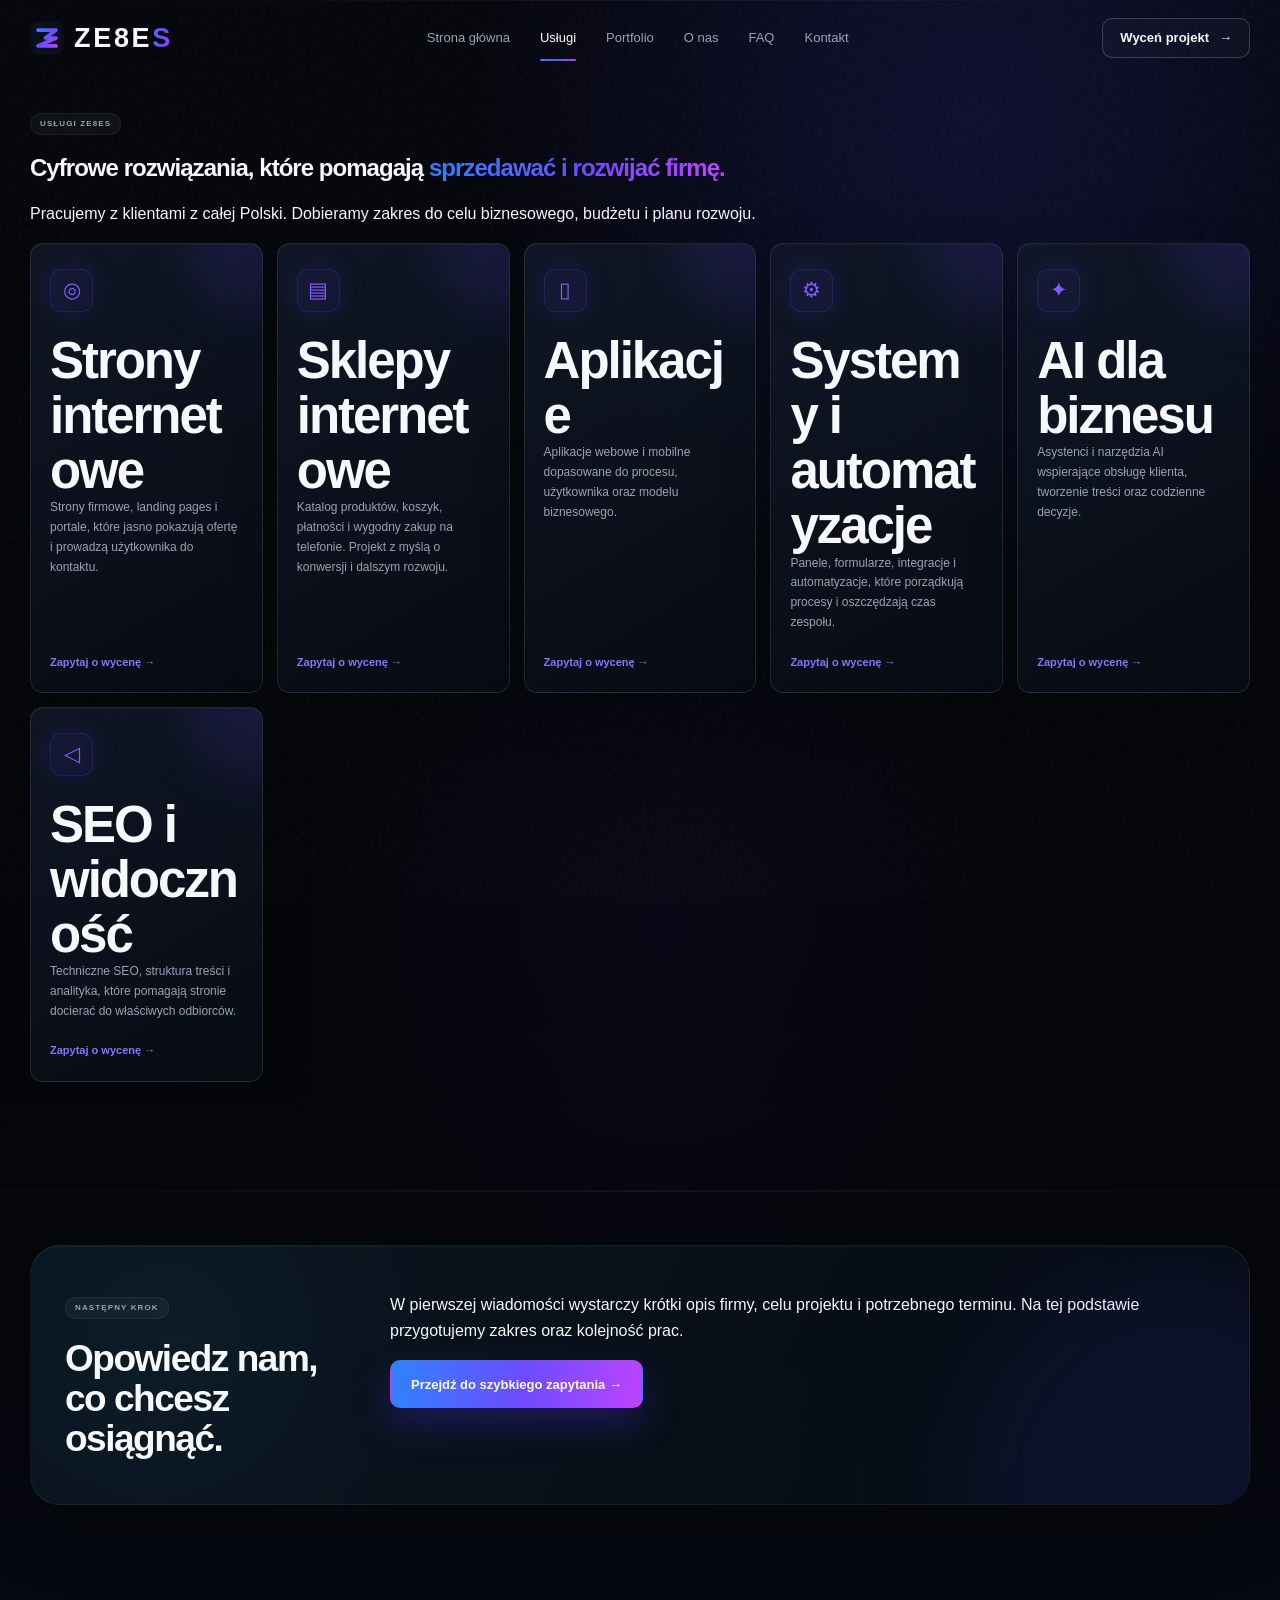
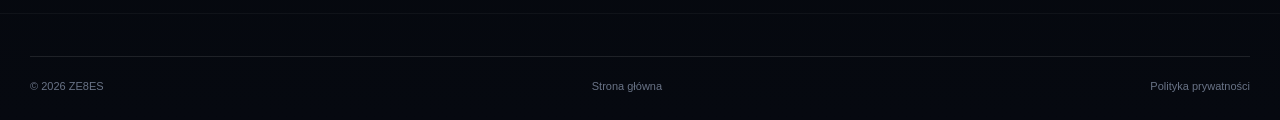
<file: uslugi.html>
<!doctype html>
<html lang="pl">
<head>
  <meta charset="utf-8">
  <meta name="viewport" content="width=device-width, initial-scale=1">
  <meta name="theme-color" content="#05070c">
  <meta name="color-scheme" content="dark">
  <meta name="description" content="Usługi ZE8ES: strony, sklepy internetowe, aplikacje, automatyzacje i AI dla firm w całej Polsce.">
  <meta name="robots" content="index,follow,max-image-preview:large,max-snippet:-1,max-video-preview:-1">
  <meta property="og:type" content="website">
  <meta property="og:locale" content="pl_PL">
  <meta property="og:title" content="Usługi ZE8ES — strony, sklepy i systemy dla firm">
  <meta property="og:description" content="Poznaj zakres usług ZE8ES i wybierz rozwiązanie dopasowane do celu Twojej firmy.">
  <meta property="og:image" content="https://ze8es.run.place/assets/hero-visual.svg">
  <meta property="og:url" content="https://ze8es.run.place/uslugi.html">
  <meta name="twitter:card" content="summary_large_image">
  <link rel="canonical" href="https://ze8es.run.place/uslugi.html">
  <title>Usługi ZE8ES — strony, sklepy i systemy dla firm</title>
  <link rel="icon" href="assets/logo-mark.svg" type="image/svg+xml">
  <link rel="stylesheet" href="assets/styles.css">
  <link rel="stylesheet" href="assets/visual-upgrades.css">
  <link rel="stylesheet" href="assets/responsive-fixes.css">
  <script src="assets/script.js" defer></script>
</head>
<body>
  <a class="skip-link" href="#main-content">Przejdź do treści</a>

  <header class="site-header" aria-label="Nagłówek strony">
    <div class="container header-inner">
      <a class="brand" href="index.html" aria-label="ZE8ES — strona główna">
        <img src="assets/logo-mark.svg" alt="" width="34" height="34">
        ZE8E<span>S</span>
      </a>

      <nav class="main-nav" aria-label="Nawigacja główna">
        <a href="index.html">Strona główna</a>
        <a href="uslugi.html" aria-current="page">Usługi</a>
        <a href="index.html#portfolio">Portfolio</a>
        <a href="index.html#o-nas">O nas</a>
        <a href="index.html#faq">FAQ</a>
        <a href="index.html#kontakt">Kontakt</a>
      </nav>

      <a class="btn btn-secondary" href="index.html#kontakt">Wyceń projekt <span aria-hidden="true">→</span></a>

      <button class="menu-toggle" type="button" aria-label="Otwórz menu" aria-expanded="false" aria-controls="mobile-menu">
        <span></span><span></span><span></span>
      </button>
    </div>
  </header>

  <div class="mobile-panel" id="mobile-menu" hidden>
    <nav aria-label="Nawigacja mobilna">
      <a href="index.html" data-menu-link>Strona główna</a>
      <a href="uslugi.html" data-menu-link aria-current="page">Usługi</a>
      <a href="index.html#portfolio" data-menu-link>Portfolio</a>
      <a href="index.html#o-nas" data-menu-link>O nas</a>
      <a href="index.html#faq" data-menu-link>FAQ</a>
      <a href="index.html#kontakt" data-menu-link>Kontakt</a>
    </nav>
  </div>

  <main id="main-content">
    <section class="section" aria-labelledby="title">
      <div class="container">
        <p class="kicker">Usługi ZE8ES</p>
        <h1 id="title">Cyfrowe rozwiązania, które pomagają <span class="gradient-text">sprzedawać i rozwijać firmę.</span></h1>
        <p class="section-lead">Pracujemy z klientami z całej Polski. Dobieramy zakres do celu biznesowego, budżetu i planu rozwoju.</p>

        <div class="services-grid">
          <article class="service-card" id="strony-internetowe">
            <div class="service-icon" aria-hidden="true">◎</div>
            <h2>Strony internetowe</h2>
            <p>Strony firmowe, landing pages i portale, które jasno pokazują ofertę i prowadzą użytkownika do kontaktu.</p>
            <a href="index.html#kontakt">Zapytaj o wycenę →</a>
          </article>

          <article class="service-card" id="sklepy-internetowe">
            <div class="service-icon" aria-hidden="true">▤</div>
            <h2>Sklepy internetowe</h2>
            <p>Katalog produktów, koszyk, płatności i wygodny zakup na telefonie. Projekt z myślą o konwersji i dalszym rozwoju.</p>
            <a href="index.html#kontakt">Zapytaj o wycenę →</a>
          </article>

          <article class="service-card" id="aplikacje">
            <div class="service-icon" aria-hidden="true">▯</div>
            <h2>Aplikacje</h2>
            <p>Aplikacje webowe i mobilne dopasowane do procesu, użytkownika oraz modelu biznesowego.</p>
            <a href="index.html#kontakt">Zapytaj o wycenę →</a>
          </article>

          <article class="service-card" id="systemy-automatyzacje">
            <div class="service-icon" aria-hidden="true">⚙</div>
            <h2>Systemy i automatyzacje</h2>
            <p>Panele, formularze, integracje i automatyzacje, które porządkują procesy i oszczędzają czas zespołu.</p>
            <a href="index.html#kontakt">Zapytaj o wycenę →</a>
          </article>

          <article class="service-card" id="ai-dla-biznesu">
            <div class="service-icon" aria-hidden="true">✦</div>
            <h2>AI dla biznesu</h2>
            <p>Asystenci i narzędzia AI wspierające obsługę klienta, tworzenie treści oraz codzienne decyzje.</p>
            <a href="index.html#kontakt">Zapytaj o wycenę →</a>
          </article>

          <article class="service-card" id="seo-widocznosc">
            <div class="service-icon" aria-hidden="true">◁</div>
            <h2>SEO i widoczność</h2>
            <p>Techniczne SEO, struktura treści i analityka, które pomagają stronie docierać do właściwych odbiorców.</p>
            <a href="index.html#kontakt">Zapytaj o wycenę →</a>
          </article>
        </div>
      </div>
    </section>

    <section class="section section-tight" aria-labelledby="next-step-title">
      <div class="container process-box">
        <div>
          <p class="kicker">Następny krok</p>
          <h2 id="next-step-title">Opowiedz nam,<br>co chcesz osiągnąć.</h2>
        </div>
        <div>
          <p>W pierwszej wiadomości wystarczy krótki opis firmy, celu projektu i potrzebnego terminu. Na tej podstawie przygotujemy zakres oraz kolejność prac.</p>
          <a class="btn btn-primary" href="index.html#kontakt">Przejdź do szybkiego zapytania →</a>
        </div>
      </div>
    </section>
  </main>

  <footer class="site-footer">
    <div class="container">
      <div class="footer-bottom">
        <span>© <span data-year>2026</span> ZE8ES</span>
        <a href="index.html">Strona główna</a>
        <a href="privacy.html">Polityka prywatności</a>
      </div>
    </div>
  </footer>
</body>
</html>
</file>
<file: assets/styles.css>
:root {
  --bg: #05070c;
  --bg-soft: #080c14;
  --surface: rgba(12, 18, 29, 0.78);
  --surface-strong: #0d1421;
  --text: #f7f8fc;
  --muted: #9aa3b4;
  --dim: #697386;
  --line: rgba(255, 255, 255, 0.1);
  --line-strong: rgba(255, 255, 255, 0.18);
  --blue: #2d83ff;
  --violet: #6c4cff;
  --pink: #be43ff;
  --success: #41d59b;
  --gradient: linear-gradient(100deg, var(--blue), var(--violet) 52%, var(--pink));
  --container: 1180px;
  --header-height: 76px;
  --radius: 18px;
  --shadow: 0 28px 80px rgba(0, 0, 0, 0.42);
}

* { box-sizing: border-box; }
html { scroll-behavior: smooth; scroll-padding-top: 96px; }
body {
  margin: 0;
  color: var(--text);
  background:
    radial-gradient(circle at 82% 10%, rgba(55, 70, 220, 0.16), transparent 28%),
    radial-gradient(circle at 48% 76%, rgba(123, 55, 205, 0.08), transparent 32%),
    var(--bg);
  font-family: Inter, ui-sans-serif, -apple-system, BlinkMacSystemFont, "Segoe UI", sans-serif;
  line-height: 1.65;
  overflow-x: hidden;
}
body::after {
  content: "";
  position: fixed;
  z-index: -1;
  inset: 0;
  opacity: 0.025;
  pointer-events: none;
  background-image: url("data:image/svg+xml,%3Csvg viewBox='0 0 180 180' xmlns='http://www.w3.org/2000/svg'%3E%3Cfilter id='n'%3E%3CfeTurbulence type='fractalNoise' baseFrequency='.8' numOctaves='3'/%3E%3C/filter%3E%3Crect width='100%25' height='100%25' filter='url(%23n)'/%3E%3C/svg%3E");
}
img, svg { display: block; max-width: 100%; }
a { color: inherit; text-decoration: none; }
button, input, textarea, select { font: inherit; }
button { color: inherit; }
:focus-visible { outline: 3px solid rgba(82, 119, 255, 0.72); outline-offset: 3px; }

.container { width: min(calc(100% - 40px), var(--container)); margin-inline: auto; }
.section { padding: 108px 0; border-bottom: 1px solid rgba(255, 255, 255, 0.045); }
.section-tight { padding-top: 54px; }
.skip-link {
  position: fixed;
  z-index: 1000;
  top: 10px;
  left: 10px;
  padding: 10px 14px;
  border-radius: 9px;
  background: var(--violet);
  transform: translateY(-150%);
}
.skip-link:focus { transform: none; }

.site-header {
  position: fixed;
  z-index: 100;
  inset: 0 0 auto;
  height: var(--header-height);
  transition: background .25s ease, border-color .25s ease, backdrop-filter .25s ease;
}
.site-header.is-scrolled {
  background: rgba(5, 7, 12, 0.82);
  border-bottom: 1px solid var(--line);
  backdrop-filter: blur(18px);
}
.header-inner { height: 100%; display: flex; align-items: center; gap: 28px; }
.brand { display: inline-flex; align-items: center; gap: 10px; font-size: 27px; font-weight: 850; letter-spacing: .1em; }
.brand img { width: 34px; height: 34px; }
.brand span { color: transparent; background: var(--gradient); background-clip: text; }
.main-nav { display: flex; gap: 30px; margin-inline: auto; }
.main-nav a { position: relative; color: var(--muted); font-size: 13px; transition: color .2s ease; }
.main-nav a:hover, .main-nav a[aria-current="page"] { color: #fff; }
.main-nav a[aria-current="page"]::after {
  content: "";
  position: absolute;
  left: 0;
  right: 0;
  bottom: -12px;
  height: 2px;
  border-radius: 99px;
  background: var(--gradient);
}
.menu-toggle { display: none; width: 44px; height: 44px; margin-left: auto; border: 1px solid var(--line); border-radius: 12px; background: rgba(255,255,255,.03); cursor: pointer; }
.menu-toggle span { display: block; width: 19px; height: 1px; margin: 5px auto; background: #fff; transition: transform .2s ease, opacity .2s ease; }
.menu-toggle[aria-expanded="true"] span:first-child { transform: translateY(6px) rotate(45deg); }
.menu-toggle[aria-expanded="true"] span:nth-child(2) { opacity: 0; }
.menu-toggle[aria-expanded="true"] span:last-child { transform: translateY(-6px) rotate(-45deg); }
.mobile-panel { position: fixed; z-index: 90; inset: var(--header-height) 0 0; padding: 24px 20px; background: rgba(5,7,12,.98); backdrop-filter: blur(18px); }
.mobile-panel[hidden] { display: none; }
.mobile-panel nav { display: grid; }
.mobile-panel a { padding: 15px 5px; color: var(--muted); font-size: 20px; border-bottom: 1px solid var(--line); }

.btn {
  display: inline-flex;
  align-items: center;
  justify-content: center;
  gap: 10px;
  min-height: 48px;
  padding: 0 20px;
  border: 1px solid transparent;
  border-radius: 10px;
  font-size: 13px;
  font-weight: 750;
  cursor: pointer;
  transition: transform .2s ease, border-color .2s ease, box-shadow .2s ease;
}
.btn:hover { transform: translateY(-2px); }
.btn-primary { background: var(--gradient); box-shadow: 0 16px 38px rgba(76, 55, 255, .28); }
.btn-secondary { border-color: var(--line-strong); background: rgba(255,255,255,.025); }
.site-header .btn { min-height: 40px; padding-inline: 17px; }

.hero { position: relative; min-height: 100svh; display: flex; align-items: center; padding: 138px 0 76px; overflow: hidden; }
.hero::before { content: ""; position: absolute; width: 520px; height: 520px; right: -120px; top: 80px; border-radius: 50%; background: rgba(56, 42, 188, .16); filter: blur(80px); }
.hero-grid { position: relative; z-index: 1; display: grid; grid-template-columns: .96fr 1.04fr; align-items: center; gap: 34px; }
.eyebrow, .kicker {
  display: inline-flex;
  align-items: center;
  gap: 9px;
  margin: 0 0 20px;
  padding: 7px 11px;
  color: #d9dce6;
  background: rgba(255,255,255,.04);
  border: 1px solid rgba(255,255,255,.055);
  border-radius: 99px;
  font-size: 10px;
  font-weight: 800;
  letter-spacing: .14em;
  line-height: 1;
  text-transform: uppercase;
}
.eyebrow::before { content: ""; width: 7px; height: 7px; border-radius: 50%; background: var(--violet); box-shadow: 0 0 16px var(--violet); }
.kicker { padding: 6px 9px; color: var(--muted); font-size: 8px; }
h1, h2, h3, p { margin-top: 0; }
h1, h2, h3 { line-height: 1.08; letter-spacing: -.04em; }
.hero h1 { max-width: 700px; margin-bottom: 22px; font-size: clamp(50px, 5.7vw, 78px); }
.gradient-text { color: transparent; background: var(--gradient); background-clip: text; }
.hero-copy > p { max-width: 600px; margin-bottom: 28px; color: var(--muted); font-size: 16px; }
.hero-actions { display: flex; flex-wrap: wrap; gap: 13px; }
.trust { margin-top: 42px; }
.trust-label { margin-bottom: 14px; color: var(--dim); font-size: 12px; }
.trust-list { display: flex; flex-wrap: wrap; gap: 14px 24px; color: #8f98a8; }
.trust-list span { display: inline-flex; align-items: center; gap: 8px; font-size: 10px; font-weight: 700; letter-spacing: .04em; }
.trust-list i { display: grid; place-items: center; width: 28px; height: 28px; border: 1px solid #606a78; border-radius: 8px; font-style: normal; font-size: 8px; }

.hero-visual { position: relative; min-height: 595px; perspective: 1200px; }
.orbit { position: absolute; inset: 8% -9% 8% 0; border: 3px solid rgba(70, 78, 255, .42); border-left-color: transparent; border-bottom-color: rgba(182, 55, 255, .44); border-radius: 50%; filter: drop-shadow(0 0 12px rgba(82,68,255,.9)); transform: rotate(-17deg); }
.orbit.orbit-small { inset: 19% 2% 20% 8%; opacity: .55; }
.code-badge { position: absolute; z-index: 7; top: 22px; right: 85px; display: grid; place-items: center; width: 62px; height: 70px; border: 1px solid rgba(255,255,255,.2); border-radius: 14px; background: linear-gradient(145deg,#414b6b,#151a2a); box-shadow: var(--shadow); font: 24px ui-monospace, monospace; transform: rotate(-9deg); }
.laptop { position: absolute; z-index: 3; top: 116px; left: 0; width: 490px; transform: rotateY(-7deg) rotateZ(-7deg); filter: drop-shadow(0 34px 44px #000a); }
.laptop-screen { padding: 10px; border: 1px solid #ffffff42; border-radius: 20px 20px 8px 8px; background: linear-gradient(145deg,#59637a,#151a27 13%,#0f1420); }
.dashboard-top { min-height: 34px; display: flex; align-items: center; gap: 15px; padding: 0 13px; color: #8e96a8; background: #090e19; border-radius: 9px 9px 2px 2px; font-size: 7px; }
.dashboard-top strong { margin-right: auto; color: #fff; }
.dashboard-top b { padding: 4px 8px; color: #fff; background: #5842dc; border-radius: 5px; }
.dashboard-body { min-height: 280px; padding: 34px 29px 25px; background: radial-gradient(circle at 75% 25%,#512fe138,transparent 31%),#0a0e18; }
.dashboard-body > p { margin-bottom: 22px; font-size: 23px; line-height: 1.16; }
.dashboard-body em { color: #716dff; font-style: normal; }
.dashboard-grid { display: grid; grid-template-columns: 1fr 1fr; gap: 9px; }
.dashboard-tile { min-height: 72px; padding: 11px; border: 1px solid #ffffff12; border-radius: 8px; background: #ffffff08; }
.dashboard-tile small { display: block; color: #7e8798; font-size: 7px; }
.dashboard-tile strong { font-size: 13px; }
.mini-bars { height: 43px; display: flex; align-items: end; gap: 7px; }
.mini-bars i { flex: 1; height: 28%; border-radius: 2px; background: #5149dd; }
.mini-bars i:nth-child(2) { height: 58%; }
.mini-bars i:nth-child(3) { height: 40%; }
.mini-bars i:nth-child(4) { height: 80%; }
.laptop-base { position: relative; left: -24px; width: calc(100% + 48px); height: 20px; border-radius: 2px 2px 23px 23px; background: linear-gradient(#b3b7c1,#343b49 37%,#10141d); }
.phone { position: absolute; z-index: 5; top: 170px; right: 13px; width: 178px; height: 365px; padding: 29px 13px 12px; border: 3px solid #606878; border-radius: 31px; background: linear-gradient(155deg,#171b29,#070a10); box-shadow: var(--shadow); transform: rotate(6deg); }
.phone-notch { position: absolute; top: 8px; left: 50%; width: 57px; height: 15px; border-radius: 10px; background: #020305; transform: translateX(-50%); }
.phone-welcome { margin: 14px 3px 12px; font-size: 10px; font-weight: 700; }
.balance-card { min-height: 132px; padding: 13px; border-radius: 13px; background: linear-gradient(145deg,#5b43e8,#4434bb); }
.balance-card small { display: block; font-size: 6px; }
.balance-card strong { display: inline-block; margin-top: 5px; font-size: 15px; }
.chart-line { display: block; height: 42px; margin-top: 18px; background: linear-gradient(165deg,transparent 35%,#d67cff 36%,#d67cff 40%,transparent 41%),linear-gradient(25deg,transparent 42%,#a681ff 43%,#a681ff 47%,transparent 48%); }
.phone-row { display: grid; grid-template-columns: 18px 1fr 8px; align-items: center; gap: 7px; margin-top: 11px; }
.phone-row i { width: 18px; height: 18px; border-radius: 5px; background: var(--success); }
.phone-row span { height: 5px; border-radius: 5px; background: #ffffff1b; }
.floating-panel { position: absolute; z-index: 2; top: 307px; left: -36px; width: 112px; padding: 17px; border: 1px solid #ffffff20; border-radius: 14px; background: #151b2bd9; box-shadow: var(--shadow); transform: rotate(-9deg); }
.floating-panel i { display: block; height: 7px; margin: 10px 0; border-radius: 5px; background: #ffffff16; }

.section-heading { display: grid; grid-template-columns: 1.1fr .9fr; align-items: end; gap: 90px; margin-bottom: 48px; }
h2 { margin-bottom: 0; font-size: clamp(34px, 4vw, 51px); }
.section-heading > p { max-width: 460px; margin: 0 0 6px; color: var(--muted); }
.services-grid { display: grid; grid-template-columns: repeat(5, 1fr); gap: 14px; }
.service-card { display: flex; flex-direction: column; min-height: 280px; padding: 25px 19px 21px; border: 1px solid var(--line); border-radius: 13px; background: linear-gradient(150deg,#121928db,#080c14f2); transition: transform .22s ease, border-color .22s ease; }
.service-card:hover { transform: translateY(-7px); border-color: rgba(113, 82, 255, .48); }
.service-icon { display: grid; place-items: center; width: 43px; height: 43px; margin-bottom: 21px; color: #835cff; border: 1px solid #6b48ff2e; border-radius: 11px; background: #6b48ff14; box-shadow: 0 0 28px #643cff28; font-size: 21px; }
.service-card h3 { margin-bottom: 11px; font-size: 15px; }
.service-card p { margin-bottom: 20px; color: var(--muted); font-size: 12px; }
.service-card a { margin-top: auto; color: #8875ff; font-size: 11px; font-weight: 750; }

.results-grid { display: grid; grid-template-columns: .95fr 1.05fr; gap: 84px; }
.results-copy > p:not(.kicker) { max-width: 480px; margin: 27px 0 30px; color: var(--muted); }
.metrics { display: grid; grid-template-columns: repeat(4, 1fr); gap: 17px; margin: 28px 0 34px; }
.metric i { display: grid; place-items: center; width: 40px; height: 40px; margin-bottom: 13px; color: #7356ff; border: 1px solid #7356ff3d; border-radius: 50%; font-style: normal; }
.metric strong { display: block; font-size: 23px; }
.metric small { display: block; margin-top: 7px; color: var(--dim); font-size: 9px; line-height: 1.35; }
.portfolio-heading { display: flex; justify-content: space-between; align-items: end; gap: 20px; margin-bottom: 23px; }
.portfolio-heading h2 { font-size: 36px; }
.carousel-controls { display: flex; gap: 9px; }
.carousel-controls button { width: 42px; height: 42px; border: 1px solid var(--line); border-radius: 50%; background: transparent; cursor: pointer; }
.carousel { overflow: hidden; }
.carousel-track { display: flex; transition: transform .45s cubic-bezier(.22,.8,.22,1); }
.project-card { min-width: 100%; position: relative; min-height: 315px; overflow: hidden; border: 1px solid var(--line); border-radius: 13px; background: linear-gradient(135deg,#152b70,#6d37b3); }
.project-card:nth-child(2) { background: linear-gradient(135deg,#0d4d57,#1f7b68 50%,#3a34a8); }
.project-card:nth-child(3) { background: linear-gradient(135deg,#622d24,#b76032 50%,#46308c); }
.project-card::before, .project-card::after { content: ""; position: absolute; border: 1px solid #ffffff22; border-radius: 16px; background: #0a0e1ccc; box-shadow: 0 25px 55px #0005; }
.project-card::before { right: 8%; bottom: 7%; width: 53%; height: 65%; transform: rotate(-4deg); }
.project-card::after { right: 37%; bottom: 15%; width: 24%; height: 45%; transform: rotate(7deg); }
.project-copy { position: absolute; z-index: 2; top: 25px; left: 27px; max-width: 245px; padding: 19px; border: 1px solid #ffffff1c; border-radius: 13px; background: #070b14b8; backdrop-filter: blur(12px); }
.project-copy small { color: #c2c6ff; text-transform: uppercase; letter-spacing: .13em; }
.project-copy h3 { margin: 6px 0 8px; font-size: 24px; }
.project-copy p { color: #c3c8d3; font-size: 11px; }
.project-copy a { display: inline-flex; padding: 8px 12px; border-radius: 7px; color: #15182a; background: #fff; font-size: 10px; font-weight: 800; }
.carousel-dots { display: flex; justify-content: center; gap: 7px; margin-top: 18px; }
.carousel-dots button { width: 6px; height: 6px; padding: 0; border: 0; border-radius: 50%; background: #60697a; cursor: pointer; }
.carousel-dots button[aria-current="true"] { width: 20px; border-radius: 99px; background: var(--violet); }

.process-box { display: grid; grid-template-columns: .75fr 2.25fr; gap: 50px; padding: 46px 34px; border: 1px solid #ffffff0e; border-radius: 30px; background: radial-gradient(circle at 12% 40%,#2d66851b,transparent 25%),linear-gradient(120deg,#0c1823cc,#080c14e6); }
.process-box h2 { font-size: 37px; }
.process-steps { display: grid; grid-template-columns: repeat(4,1fr); margin: 0; padding: 0; list-style: none; }
.process-steps li { padding: 5px 17px 0 28px; border-left: 1px solid var(--line); }
.process-steps li:first-child { border-left: 0; }
.process-steps b { color: #626c7e; font-size: 12px; }
.process-steps i { display: grid; place-items: center; width: 46px; height: 46px; margin-bottom: 14px; border: 1px solid var(--line); border-radius: 50%; font-style: normal; }
.process-steps h3 { margin-bottom: 9px; font-size: 13px; }
.process-steps p { color: var(--dim); font-size: 10px; }

.about-grid, .contact-grid { display: grid; grid-template-columns: 1fr 1fr; gap: 72px; align-items: center; }
.about-copy p { color: var(--muted); }
.about-points { display: grid; gap: 13px; margin-top: 26px; }
.about-points div { padding: 17px 18px; border: 1px solid var(--line); border-radius: 13px; background: var(--surface); }
.about-points strong { display: block; margin-bottom: 4px; }
.about-points span { color: var(--muted); font-size: 13px; }
.about-visual { position: relative; min-height: 420px; border: 1px solid var(--line); border-radius: 24px; background: radial-gradient(circle at 60% 35%,rgba(99,72,255,.33),transparent 30%),linear-gradient(145deg,#111827,#080c13); overflow: hidden; }
.about-visual::before { content: "ZE8ES"; position: absolute; inset: 0; display: grid; place-items: center; color: transparent; -webkit-text-stroke: 1px rgba(255,255,255,.15); font-size: clamp(72px,11vw,154px); font-weight: 900; letter-spacing: .05em; transform: rotate(-12deg); }
.about-visual::after { content: "Strategia • Design • Technologia"; position: absolute; left: 28px; bottom: 26px; color: #c8cddd; font-size: 12px; letter-spacing: .12em; text-transform: uppercase; }

.testimonials-grid { display: grid; grid-template-columns: repeat(3,1fr); gap: 16px; }
.testimonial { padding: 25px; border: 1px solid var(--line); border-radius: 15px; background: var(--surface); }
.testimonial p { color: #c1c7d3; font-size: 14px; }
.testimonial footer { display: flex; align-items: center; gap: 11px; color: var(--muted); font-size: 12px; }
.testimonial footer i { display: grid; place-items: center; width: 38px; height: 38px; border-radius: 50%; background: var(--gradient); color: #fff; font-style: normal; font-weight: 800; }

.faq-list { max-width: 900px; margin: 0 auto; }
.faq-item { border-bottom: 1px solid var(--line); }
.faq-question { width: 100%; display: flex; justify-content: space-between; align-items: center; gap: 20px; padding: 22px 0; border: 0; background: transparent; text-align: left; cursor: pointer; }
.faq-question span { font-size: 18px; font-weight: 700; }
.faq-question i { font-style: normal; transition: transform .2s ease; }
.faq-question[aria-expanded="true"] i { transform: rotate(45deg); }
.faq-answer { padding: 0 0 22px; color: var(--muted); }
.faq-answer[hidden] { display: none; }

.contact-card { padding: 38px; border: 1px solid var(--line); border-radius: 24px; background: linear-gradient(145deg,rgba(24,37,61,.78),rgba(8,12,20,.95)); box-shadow: var(--shadow); }
.contact-copy p { max-width: 500px; color: var(--muted); }
.contact-list { display: grid; gap: 12px; margin-top: 28px; color: #c2c8d4; font-size: 14px; }
.contact-list span { display: flex; align-items: center; gap: 10px; }
.contact-list i { color: #7e62ff; font-style: normal; }
.form-grid { display: grid; grid-template-columns: 1fr 1fr; gap: 14px; }
.field { display: grid; gap: 7px; }
.field.full { grid-column: 1 / -1; }
.field label { color: #c8cdd7; font-size: 12px; }
.field input, .field textarea, .field select { width: 100%; color: #fff; border: 1px solid var(--line); border-radius: 10px; background: rgba(3,6,11,.62); padding: 12px 13px; }
.field textarea { min-height: 110px; resize: vertical; }
.field input::placeholder, .field textarea::placeholder { color: #687284; }
.form-note { margin: 12px 0 0; color: var(--dim); font-size: 11px; }
.form-status { min-height: 24px; margin-top: 10px; color: var(--success); font-size: 13px; }

.site-footer { padding: 42px 0 24px; }
.footer-grid { display: grid; grid-template-columns: 1.4fr repeat(3,1fr); gap: 32px; padding-bottom: 34px; }
.footer-grid p, .footer-grid a { color: var(--muted); font-size: 12px; }
.footer-grid h3 { margin-bottom: 12px; font-size: 13px; }
.footer-links { display: grid; gap: 8px; }
.footer-bottom { display: flex; justify-content: space-between; gap: 18px; padding-top: 20px; border-top: 1px solid var(--line); color: var(--dim); font-size: 11px; }

.reveal { opacity: 0; transform: translateY(24px); transition: opacity .55s ease, transform .55s ease; }
.reveal.is-visible { opacity: 1; transform: none; }

@media (max-width: 1050px) {
  .services-grid { grid-template-columns: repeat(3,1fr); }
  .hero-grid { grid-template-columns: 1fr; }
  .hero { padding-top: 125px; }
  .hero-copy { max-width: 760px; }
  .hero-visual { width: min(100%, 700px); margin: -35px auto 0; }
  .results-grid { gap: 48px; }
  .process-box { grid-template-columns: 1fr; }
}

@media (max-width: 820px) {
  :root { --header-height: 70px; }
  .main-nav, .site-header .btn { display: none; }
  .menu-toggle { display: block; }
  .section { padding: 82px 0; }
  .section-heading, .results-grid, .about-grid, .contact-grid { grid-template-columns: 1fr; gap: 34px; }
  .section-heading { margin-bottom: 34px; }
  .services-grid { grid-template-columns: repeat(2,1fr); }
  .metrics { grid-template-columns: repeat(2,1fr); }
  .testimonials-grid { grid-template-columns: 1fr; }
  .process-steps { grid-template-columns: repeat(2,1fr); gap: 24px 0; }
  .process-steps li:nth-child(3) { border-left: 0; }
  .footer-grid { grid-template-columns: 1fr 1fr; }
}

@media (max-width: 600px) {
  .container { width: min(calc(100% - 28px), var(--container)); }
  .hero { min-height: auto; padding: 112px 0 55px; }
  .hero h1 { font-size: clamp(42px, 13vw, 58px); }
  .hero-copy > p { font-size: 14px; }
  .hero-actions .btn { width: 100%; }
  .hero-visual { min-height: 410px; margin-top: -10px; transform: scale(.78); transform-origin: top center; margin-bottom: -95px; }
  .laptop { left: 10px; }
  .phone { right: -8px; }
  .floating-panel { left: 0; }
  .services-grid { grid-template-columns: 1fr; }
  .service-card { min-height: 235px; }
  .metrics { grid-template-columns: 1fr 1fr; }
  .portfolio-heading { align-items: center; }
  .portfolio-heading h2 { font-size: 30px; }
  .project-card { min-height: 390px; }
  .project-copy { top: 18px; left: 18px; right: 18px; max-width: none; }
  .project-card::before { width: 73%; height: 45%; right: -3%; }
  .project-card::after { width: 38%; height: 32%; right: 42%; }
  .process-box { padding: 30px 20px; border-radius: 22px; }
  .process-steps { grid-template-columns: 1fr; }
  .process-steps li, .process-steps li:nth-child(3) { padding-left: 0; border-left: 0; border-top: 1px solid var(--line); padding-top: 22px; }
  .process-steps li:first-child { border-top: 0; }
  .form-grid { grid-template-columns: 1fr; }
  .field.full { grid-column: auto; }
  .contact-card { padding: 24px 18px; }
  .footer-grid { grid-template-columns: 1fr; }
  .footer-bottom { flex-direction: column; }
}

@media (prefers-reduced-motion: reduce) {
  html { scroll-behavior: auto; }
  *, *::before, *::after { animation-duration: .01ms !important; animation-iteration-count: 1 !important; transition-duration: .01ms !important; }
  .reveal { opacity: 1; transform: none; }
}


/* Contact form */
.contact-form{display:grid;gap:14px;margin-top:12px}
.contact-form label{display:grid;gap:7px;color:var(--text);font-size:.9rem;font-weight:700}
.contact-form input,.contact-form select,.contact-form textarea{width:100%;border:1px solid rgba(255,255,255,.14);border-radius:12px;background:rgba(255,255,255,.06);color:var(--text);font:inherit;padding:13px 14px;outline:none}
.contact-form select option{color:#111;background:#fff}
.contact-form textarea{resize:vertical;min-height:120px}
.contact-form input:focus,.contact-form select:focus,.contact-form textarea:focus{border-color:var(--accent);box-shadow:0 0 0 3px rgba(80,154,255,.16)}
.contact-form .btn{justify-self:start;border:0;cursor:pointer}
.form-note{margin:0;color:var(--muted);font-size:.8rem;line-height:1.45}
.contact-email-small{display:inline-block;margin-top:16px;font-size:1rem}
@media (max-width:640px){.contact-form .btn{width:100%;justify-content:center}.contact-form input,.contact-form select,.contact-form textarea{font-size:16px}}
</file>
<file: assets/visual-upgrades.css>
/* Warstwa dopracowania wizualnego ZE8ES — ładowana po podstawowym arkuszu. */

:root {
  --pointer-x: 0px;
  --pointer-y: 0px;
  --glass: rgba(10, 15, 25, 0.72);
  --glass-strong: rgba(13, 20, 34, 0.9);
}

body {
  background:
    radial-gradient(circle at 76% 7%, rgba(62, 57, 224, 0.18), transparent 27%),
    radial-gradient(circle at 52% 54%, rgba(95, 39, 184, 0.07), transparent 31%),
    linear-gradient(180deg, #05070c 0%, #04060a 58%, #060910 100%);
}

.site-header::after {
  content: "";
  position: absolute;
  right: 0;
  bottom: -1px;
  left: 0;
  height: 1px;
  background: linear-gradient(90deg, transparent, rgba(108, 76, 255, 0.35), transparent);
  opacity: 0;
  transition: opacity .25s ease;
}
.site-header.is-scrolled::after { opacity: 1; }
.brand { text-shadow: 0 0 30px rgba(108, 76, 255, .1); }

.hero {
  background-image:
    linear-gradient(rgba(255,255,255,.018) 1px, transparent 1px),
    linear-gradient(90deg, rgba(255,255,255,.018) 1px, transparent 1px);
  background-size: 64px 64px;
  mask-image: linear-gradient(to bottom, #000 0%, #000 76%, transparent 100%);
}
.hero::after {
  content: "";
  position: absolute;
  left: 52%;
  bottom: 2%;
  width: 48%;
  height: 20%;
  border-radius: 50%;
  background: rgba(56, 57, 255, .14);
  filter: blur(72px);
  pointer-events: none;
}
.hero-grid { grid-template-columns: .92fr 1.08fr; gap: 24px; }
.hero-copy { position: relative; z-index: 3; }
.hero h1 {
  font-size: clamp(52px, 5.55vw, 80px);
  line-height: 1.01;
  text-wrap: balance;
  text-shadow: 0 16px 50px rgba(0,0,0,.32);
}
.hero-copy > p { max-width: 590px; }
.eyebrow { box-shadow: inset 0 1px rgba(255,255,255,.03), 0 12px 36px rgba(0,0,0,.2); }
.btn-primary { position: relative; overflow: hidden; }
.btn-primary::before {
  content: "";
  position: absolute;
  top: -80%;
  left: -45%;
  width: 32%;
  height: 260%;
  background: rgba(255,255,255,.24);
  transform: rotate(24deg);
  transition: left .55s ease;
}
.btn-primary:hover::before { left: 122%; }

.hero-visual {
  min-height: 640px;
  background-image: url("hero-visual.svg");
  background-repeat: no-repeat;
  background-position: calc(50% + var(--pointer-x)) calc(50% + var(--pointer-y));
  background-size: contain;
  filter: saturate(1.08) contrast(1.03);
  transition: background-position .18s ease-out, filter .25s ease;
}
.hero-visual:hover { filter: saturate(1.13) contrast(1.04) brightness(1.03); }
.hero-visual > * { display: none !important; }
.hero-visual::before {
  content: "";
  position: absolute;
  inset: 13% 4% 6% 2%;
  z-index: -1;
  border-radius: 50%;
  background: radial-gradient(circle, rgba(73, 68, 255, .22), transparent 62%);
  filter: blur(34px);
}

.trust-list span {
  padding: 7px 10px 7px 7px;
  border: 1px solid transparent;
  border-radius: 10px;
  transition: color .2s ease, border-color .2s ease, background .2s ease;
}
.trust-list span:hover {
  color: #dce1eb;
  border-color: var(--line);
  background: rgba(255,255,255,.025);
}

.section { position: relative; }
.section::before {
  content: "";
  position: absolute;
  top: 0;
  left: 50%;
  width: min(90%, 1180px);
  height: 1px;
  background: linear-gradient(90deg, transparent, rgba(255,255,255,.06), transparent);
  transform: translateX(-50%);
}
.section-heading > p { text-wrap: pretty; }

.service-card {
  position: relative;
  overflow: hidden;
  box-shadow: inset 0 1px rgba(255,255,255,.025), 0 18px 55px rgba(0,0,0,.12);
}
.service-card::before {
  content: "";
  position: absolute;
  top: -70px;
  right: -70px;
  width: 145px;
  height: 145px;
  border-radius: 50%;
  background: rgba(99, 67, 255, .12);
  filter: blur(24px);
  transition: transform .3s ease, opacity .3s ease;
}
.service-card:hover::before { transform: scale(1.35); opacity: .9; }
.service-card:hover .service-icon { transform: translateY(-2px) rotate(-3deg); box-shadow: 0 0 34px rgba(100,60,255,.28); }
.service-icon { position: relative; z-index: 1; transition: transform .25s ease, box-shadow .25s ease; }
.service-card h3, .service-card p, .service-card a { position: relative; z-index: 1; }

.metric {
  padding: 12px 8px;
  border-radius: 12px;
  transition: background .2s ease, transform .2s ease;
}
.metric:hover { background: rgba(255,255,255,.025); transform: translateY(-3px); }
.metric i { background: radial-gradient(circle at 35% 30%, rgba(116,83,255,.18), transparent 70%); }

.project-card {
  min-height: 348px;
  background-color: #11182a;
  background-repeat: no-repeat;
  background-position: center;
  background-size: cover;
  box-shadow: inset 0 1px rgba(255,255,255,.05), 0 28px 65px rgba(0,0,0,.28);
}
.project-card:nth-child(1) {
  background-image: linear-gradient(90deg, rgba(4,7,14,.75) 0%, rgba(4,7,14,.25) 48%, rgba(4,7,14,.02) 100%), url("project-local.svg");
}
.project-card:nth-child(2) {
  background-image: linear-gradient(90deg, rgba(4,7,14,.75) 0%, rgba(4,7,14,.24) 48%, rgba(4,7,14,.02) 100%), url("project-antiques.svg");
}
.project-card:nth-child(3) {
  background-image: linear-gradient(90deg, rgba(4,7,14,.76) 0%, rgba(4,7,14,.25) 48%, rgba(4,7,14,.02) 100%), url("project-store.svg");
}
.project-card::before, .project-card::after { display: none; }
.project-copy {
  top: 50%;
  left: 24px;
  max-width: 255px;
  padding: 20px;
  border-color: rgba(255,255,255,.13);
  background: rgba(4,8,15,.74);
  box-shadow: 0 22px 50px rgba(0,0,0,.28);
  transform: translateY(-50%);
}
.project-copy a { transition: transform .2s ease, box-shadow .2s ease; }
.project-copy a:hover { transform: translateY(-2px); box-shadow: 0 10px 24px rgba(0,0,0,.22); }
.carousel-controls button { transition: border-color .2s ease, background .2s ease, transform .2s ease; }
.carousel-controls button:hover { border-color: rgba(118,87,255,.65); background: rgba(108,76,255,.08); transform: translateY(-2px); }

.process-box {
  position: relative;
  overflow: hidden;
  box-shadow: inset 0 1px rgba(255,255,255,.035), 0 25px 70px rgba(0,0,0,.16);
}
.process-box::after {
  content: "";
  position: absolute;
  right: -140px;
  bottom: -190px;
  width: 420px;
  height: 420px;
  border-radius: 50%;
  background: rgba(71,70,255,.1);
  filter: blur(58px);
  pointer-events: none;
}
.process-steps { position: relative; z-index: 1; }
.process-steps li { transition: background .2s ease; border-radius: 12px; }
.process-steps li:hover { background: rgba(255,255,255,.02); }
.process-steps i { background: rgba(255,255,255,.018); box-shadow: inset 0 1px rgba(255,255,255,.04); }

.about-visual {
  background:
    radial-gradient(circle at 62% 34%, rgba(99,72,255,.38), transparent 28%),
    linear-gradient(rgba(255,255,255,.025) 1px, transparent 1px),
    linear-gradient(90deg, rgba(255,255,255,.025) 1px, transparent 1px),
    linear-gradient(145deg,#111827,#070b12);
  background-size: auto, 44px 44px, 44px 44px, auto;
  box-shadow: inset 0 1px rgba(255,255,255,.04), 0 30px 70px rgba(0,0,0,.25);
}
.about-visual::before { text-shadow: 0 0 60px rgba(101,73,255,.22); }
.about-points div, .testimonial, .contact-card { box-shadow: inset 0 1px rgba(255,255,255,.025); }

.testimonial { position: relative; overflow: hidden; transition: transform .22s ease, border-color .22s ease; }
.testimonial::before {
  content: "“";
  position: absolute;
  top: -12px;
  right: 14px;
  color: rgba(116,84,255,.13);
  font-family: Georgia, serif;
  font-size: 112px;
  line-height: 1;
}
.testimonial:hover { transform: translateY(-5px); border-color: rgba(113,82,255,.35); }
.testimonial p, .testimonial footer { position: relative; z-index: 1; }

.faq-list { border-top: 1px solid var(--line); }
.faq-question { transition: color .2s ease, padding-left .2s ease; }
.faq-question:hover { color: #a995ff; padding-left: 8px; }
.faq-answer { max-width: 780px; }

.contact-card {
  position: relative;
  overflow: hidden;
  background:
    radial-gradient(circle at 8% 15%, rgba(74,106,255,.13), transparent 28%),
    radial-gradient(circle at 88% 90%, rgba(173,59,255,.11), transparent 30%),
    linear-gradient(145deg,rgba(20,31,52,.83),rgba(7,11,18,.97));
}
.contact-card::before {
  content: "";
  position: absolute;
  inset: 0;
  pointer-events: none;
  background-image: linear-gradient(rgba(255,255,255,.018) 1px, transparent 1px), linear-gradient(90deg,rgba(255,255,255,.018) 1px,transparent 1px);
  background-size: 48px 48px;
  mask-image: linear-gradient(90deg,#000,transparent 62%);
}
.contact-grid { position: relative; z-index: 1; }
.field input:focus, .field textarea:focus, .field select:focus { border-color: rgba(112,82,255,.65); box-shadow: 0 0 0 4px rgba(108,76,255,.1); outline: none; }

@media (max-width: 1050px) {
  .hero-grid { grid-template-columns: 1fr; }
  .hero-visual { min-height: 600px; margin-top: -46px; }
}

@media (max-width: 820px) {
  .hero { background-size: 48px 48px; }
  .hero-visual { min-height: 510px; margin-top: -32px; }
  .project-card { min-height: 390px; }
}

@media (max-width: 600px) {
  .hero { mask-image: none; }
  .hero h1 { font-size: clamp(43px, 13vw, 59px); }
  .hero-visual {
    min-height: 390px;
    margin: -18px -20px -34px;
    width: calc(100% + 40px);
    transform: none;
    background-position: center;
  }
  .project-card { min-height: 420px; background-position: 58% center; }
  .project-copy { top: 20px; right: 18px; left: 18px; max-width: none; transform: none; }
}

@media (prefers-reduced-motion: reduce) {
  .hero-visual { background-position: center !important; transition: none; }
  .btn-primary::before { display: none; }
}


/* Portfolio realizacji — linki i status projektu. */
.project-card-real {
  border-color: rgba(118, 87, 255, .28);
}
.project-card-real .project-copy > small {
  color: #bcaeff;
}
.project-card-concept .project-copy > small {
  color: #d0a9ff;
}
.project-links {
  display: flex;
  flex-wrap: wrap;
  gap: 8px;
  margin-top: 14px;
}
.project-links a {
  display: inline-flex;
  align-items: center;
  min-height: 34px;
  padding: 0 11px;
  border: 1px solid rgba(255,255,255,.16);
  border-radius: 8px;
  background: rgba(108,76,255,.16);
  font-size: 10px;
  font-weight: 800;
  letter-spacing: .02em;
}
.project-links .project-link-secondary {
  color: #c4cad6;
  background: rgba(255,255,255,.035);
}
@media (max-width: 430px) {
  .project-copy { padding: 16px; }
  .project-links a { min-height: 32px; }
}


/* Kontakt wyłącznie e-mailowy. */
.contact-direct {
  align-self: stretch;
  display: flex;
  flex-direction: column;
  justify-content: center;
  gap: 18px;
  min-width: 0;
  padding: clamp(24px, 4vw, 42px);
  border: 1px solid rgba(255,255,255,.1);
  border-radius: 18px;
  background: rgba(4,8,15,.64);
  box-shadow: inset 0 1px rgba(255,255,255,.035), 0 24px 54px rgba(0,0,0,.2);
}
.contact-direct p { margin: 0; color: var(--muted); line-height: 1.7; }
.contact-direct .kicker { color: #a995ff; }
.contact-email {
  overflow-wrap: anywhere;
  color: #fff;
  font-size: clamp(23px, 3vw, 36px);
  font-weight: 800;
  letter-spacing: -.035em;
  text-decoration: none;
}
.contact-email:hover { color: #bdafff; }
.contact-direct .btn { align-self: flex-start; }
.contact-direct small { color: #7f899a; line-height: 1.55; }
@media (max-width: 820px) {
  .contact-direct { padding: 24px; }
  .contact-direct .btn { width: 100%; justify-content: center; }
}
</file>
<file: assets/responsive-fixes.css>
/* Precyzyjne poprawki responsywne ZE8ES dla widoków testowych. */

html, body { min-width: 0; }
main, section, .container, .hero-grid, .results-grid, .about-grid, .contact-grid { min-width: 0; }
h1, h2, h3, p, a, span { overflow-wrap: anywhere; }
.brand > span { margin-left: -10px; }

.field-honeypot {
  position: absolute !important;
  width: 1px !important;
  height: 1px !important;
  overflow: hidden !important;
  clip: rect(0 0 0 0) !important;
  clip-path: inset(50%) !important;
  white-space: nowrap !important;
}
.consent-row {
  display: flex;
  align-items: flex-start;
  gap: 10px;
  color: var(--muted);
  font-size: 12px;
  line-height: 1.5;
}
.consent-row input { flex: 0 0 auto; width: 18px; height: 18px; margin-top: 2px; accent-color: var(--violet); }
.consent-row a { color: #a995ff; text-decoration: underline; text-underline-offset: 3px; }
.form-status[data-state="error"] { color: #ff8b9c; }
.form-status[data-state="success"] { color: var(--success); }
.form-status[data-state="info"] { color: #aeb7c8; }
.field button:disabled { cursor: wait; opacity: .68; transform: none; }

.legal-page { min-height: 100svh; padding-top: 132px; }
.legal-content { max-width: 900px; }
.legal-content > h1 { margin-bottom: 24px; font-size: clamp(44px, 6vw, 72px); }
.legal-warning {
  margin-bottom: 40px;
  padding: 20px;
  border: 1px solid rgba(255, 190, 82, .28);
  border-radius: 14px;
  color: #d9d0bd;
  background: rgba(255, 178, 46, .055);
}
.legal-content > section { padding: 28px 0; border-top: 1px solid var(--line); }
.legal-content > section h2 { margin-bottom: 13px; font-size: clamp(25px, 3vw, 34px); }
.legal-content > section p { margin-bottom: 0; color: var(--muted); }
.legal-actions { display: flex; flex-wrap: wrap; gap: 12px; margin-top: 36px; }

@media (min-width: 1280px) {
  :root { --container: 1220px; }
  .hero { padding-top: 132px; }
  .hero-grid { grid-template-columns: minmax(0, .93fr) minmax(560px, 1.07fr); gap: 34px; }
  .hero-copy { padding-bottom: 20px; }
  .hero h1 { max-width: 670px; font-size: clamp(58px, 5.25vw, 78px); }
  .hero-visual { min-height: 650px; }
  .services-grid { align-items: stretch; }
}

@media (min-width: 821px) and (max-width: 1090px) {
  .hero { padding-top: 116px; }
  .hero-grid { grid-template-columns: 1fr; }
  .hero-copy { max-width: 790px; }
  .hero h1 { max-width: 780px; font-size: clamp(54px, 7vw, 72px); }
  .hero-visual { width: min(760px, 100%); min-height: 590px; margin: -60px auto -24px; }
  .services-grid { grid-template-columns: repeat(3, minmax(0, 1fr)); }
  .results-grid { grid-template-columns: 1fr; }
  .portfolio { max-width: 760px; }
}

@media (max-width: 820px) {
  .site-header { background: rgba(5, 7, 12, .78); backdrop-filter: blur(16px); }
  .mobile-panel { overflow-y: auto; }
  .hero { padding-top: 104px; }
  .hero-grid { gap: 18px; }
  .hero-copy { max-width: 680px; }
  .hero h1 { max-width: 680px; font-size: clamp(46px, 9vw, 62px); }
  .hero-copy > p { max-width: 620px; }
  .hero-visual { width: min(690px, 100%); min-height: 500px; margin: -34px auto -18px; }
  .section-heading { grid-template-columns: 1fr; gap: 20px; }
  .services-grid { grid-template-columns: repeat(2, minmax(0, 1fr)); }
  .service-card { min-width: 0; }
  .results-grid { grid-template-columns: 1fr; }
  .metrics { grid-template-columns: repeat(2, minmax(0, 1fr)); }
  .process-box { grid-template-columns: 1fr; }
  .process-steps { grid-template-columns: repeat(2, minmax(0, 1fr)); }
  .about-grid, .contact-grid { grid-template-columns: 1fr; }
  .about-visual { min-height: 340px; }
  .legal-page { padding-top: 110px; }
}

@media (max-width: 430px) {
  :root { --header-height: 66px; }
  .container { width: min(calc(100% - 28px), var(--container)); }
  .brand { gap: 8px; font-size: 23px; letter-spacing: .08em; }
  .brand > span { margin-left: -8px; }
  .brand img { width: 30px; height: 30px; }
  .menu-toggle { width: 42px; height: 42px; }
  .hero { min-height: auto; padding: 94px 0 48px; }
  .hero-grid { gap: 6px; }
  .hero h1 { max-width: 100%; font-size: clamp(39px, 10.8vw, 46px); line-height: 1.025; }
  .hero-copy > p { margin-bottom: 21px; font-size: 14px; line-height: 1.55; }
  .hero-actions { display: grid; grid-template-columns: 1fr; }
  .hero-actions .btn { width: 100%; min-height: 50px; }
  .trust { margin-top: 28px; }
  .trust-list { display: grid; grid-template-columns: 1fr 1fr; gap: 8px; }
  .trust-list span { min-width: 0; padding: 6px; }
  .hero-visual { width: calc(100% + 28px); min-height: 340px; margin: -24px -14px -42px; background-size: 112% auto; }
  #uslugi.section { padding-top: 64px; }
  .section { padding: 72px 0; }
  .section-heading { margin-bottom: 34px; }
  h2 { font-size: clamp(33px, 9.4vw, 41px); }
  .services-grid, .testimonials-grid { grid-template-columns: 1fr; }
  .service-card { min-height: 205px; padding: 22px 18px; }
  .metrics { gap: 8px; }
  .metric { padding: 10px 5px; }
  .metric strong { font-size: 21px; }
  .portfolio-heading { align-items: center; }
  .portfolio-heading h2 { font-size: 29px; }
  .carousel-controls button { width: 40px; height: 40px; }
  .project-card { min-height: 430px; background-position: 62% center; }
  .project-copy { top: 16px; right: 14px; left: 14px; padding: 17px; }
  .process-box { padding: 28px 18px; }
  .process-steps { grid-template-columns: 1fr; }
  .process-steps li, .process-steps li:nth-child(3) { padding: 22px 0 0; border-top: 1px solid var(--line); border-left: 0; }
  .process-steps li:first-child { padding-top: 0; border-top: 0; }
  .contact-card { padding: 22px 16px; }
  .form-grid { grid-template-columns: 1fr; }
  .field.full { grid-column: auto; }
  .field input, .field textarea, .field select { min-height: 48px; font-size: 16px; }
  .footer-grid { grid-template-columns: 1fr; }
  .footer-bottom { align-items: flex-start; flex-direction: column; }
  .legal-page { padding-top: 98px; }
  .legal-content > h1 { font-size: 42px; }
  .legal-warning { padding: 16px; }
  .legal-actions .btn { width: 100%; }
}

@media (max-width: 350px) {
  .container { width: min(calc(100% - 22px), var(--container)); }
  .brand { font-size: 21px; }
  .hero h1 { font-size: clamp(36px, 10.8vw, 40px); }
  .eyebrow { font-size: 8px; letter-spacing: .11em; }
  .trust-list { grid-template-columns: 1fr; }
  .hero-visual { width: calc(100% + 22px); min-height: 300px; margin-inline: -11px; background-size: 120% auto; }
  .metrics { grid-template-columns: 1fr; }
  .portfolio-heading { align-items: flex-start; flex-direction: column; }
  .project-card { min-height: 445px; }
  .faq-question span { font-size: 16px; }
}

@media (prefers-reduced-motion: reduce) {
  .hero-visual, .project-card, .service-card, .testimonial, .metric { transform: none !important; }
}
</file>
